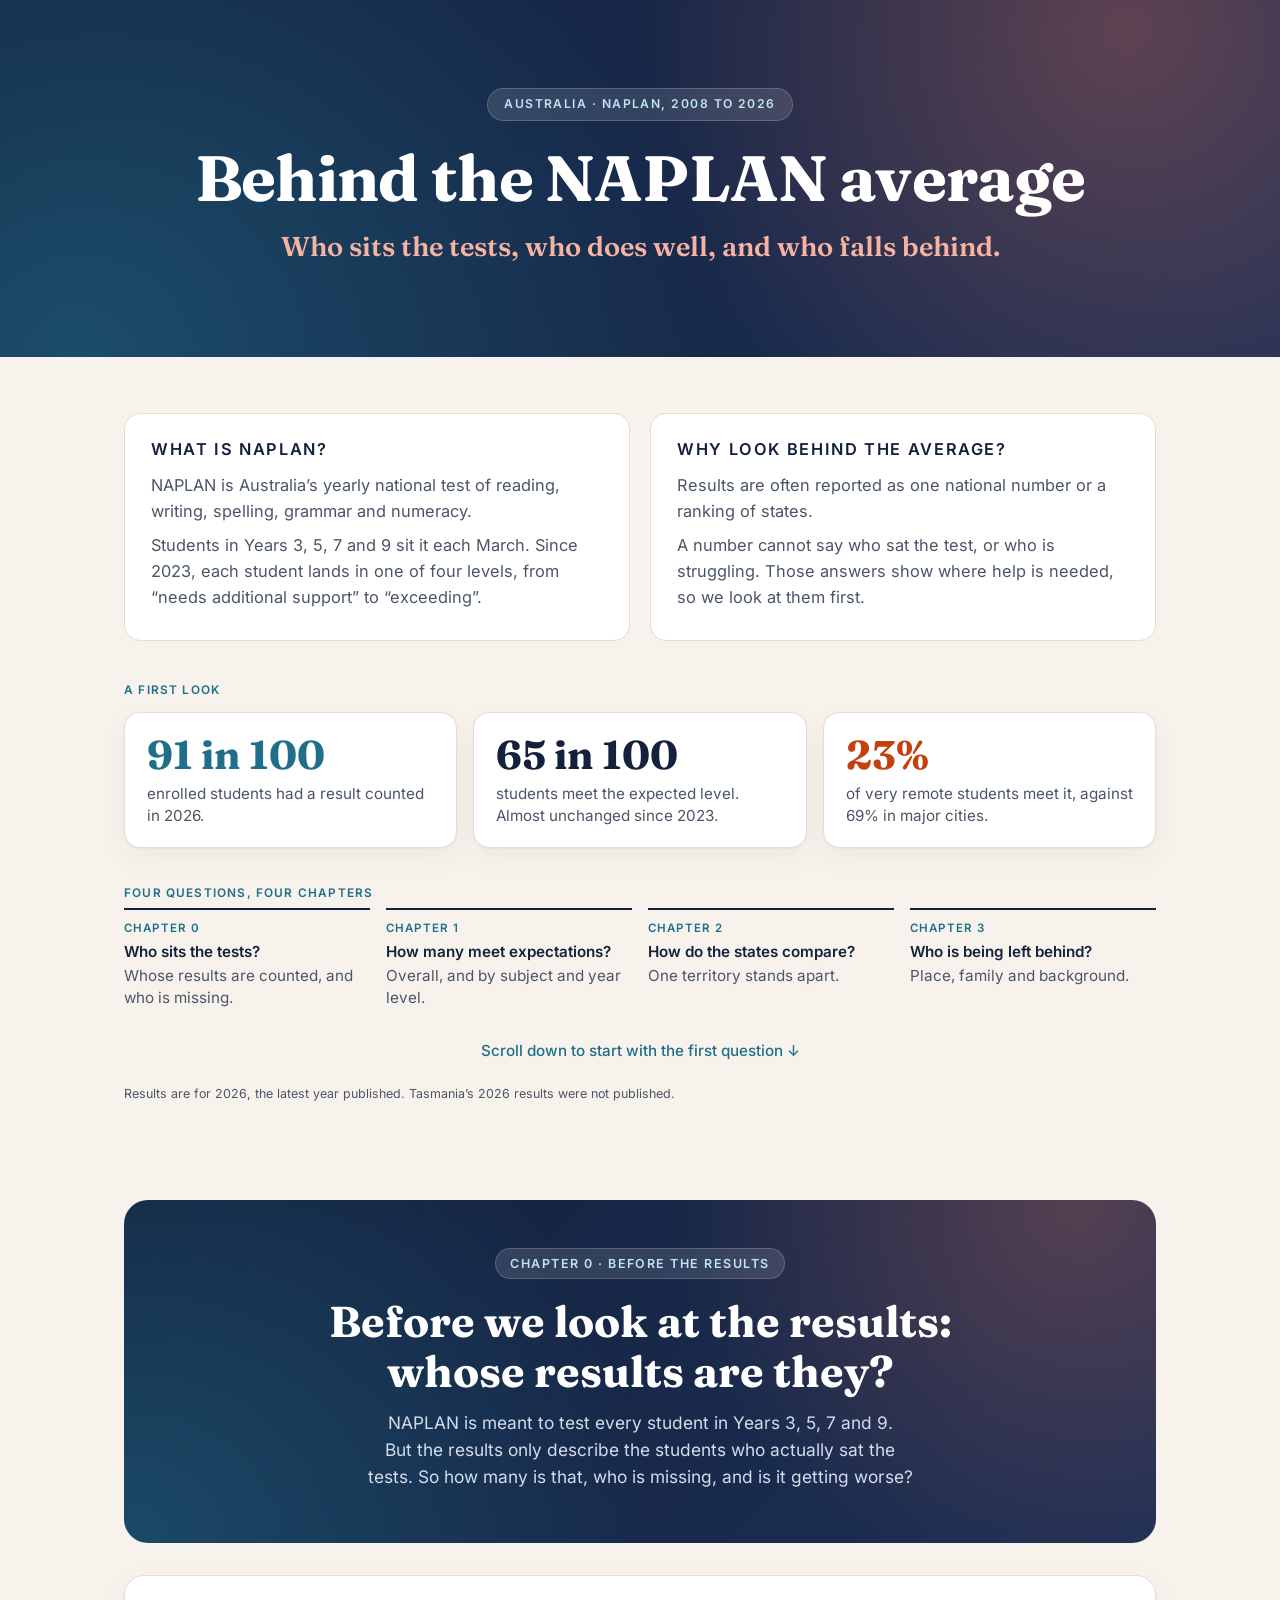
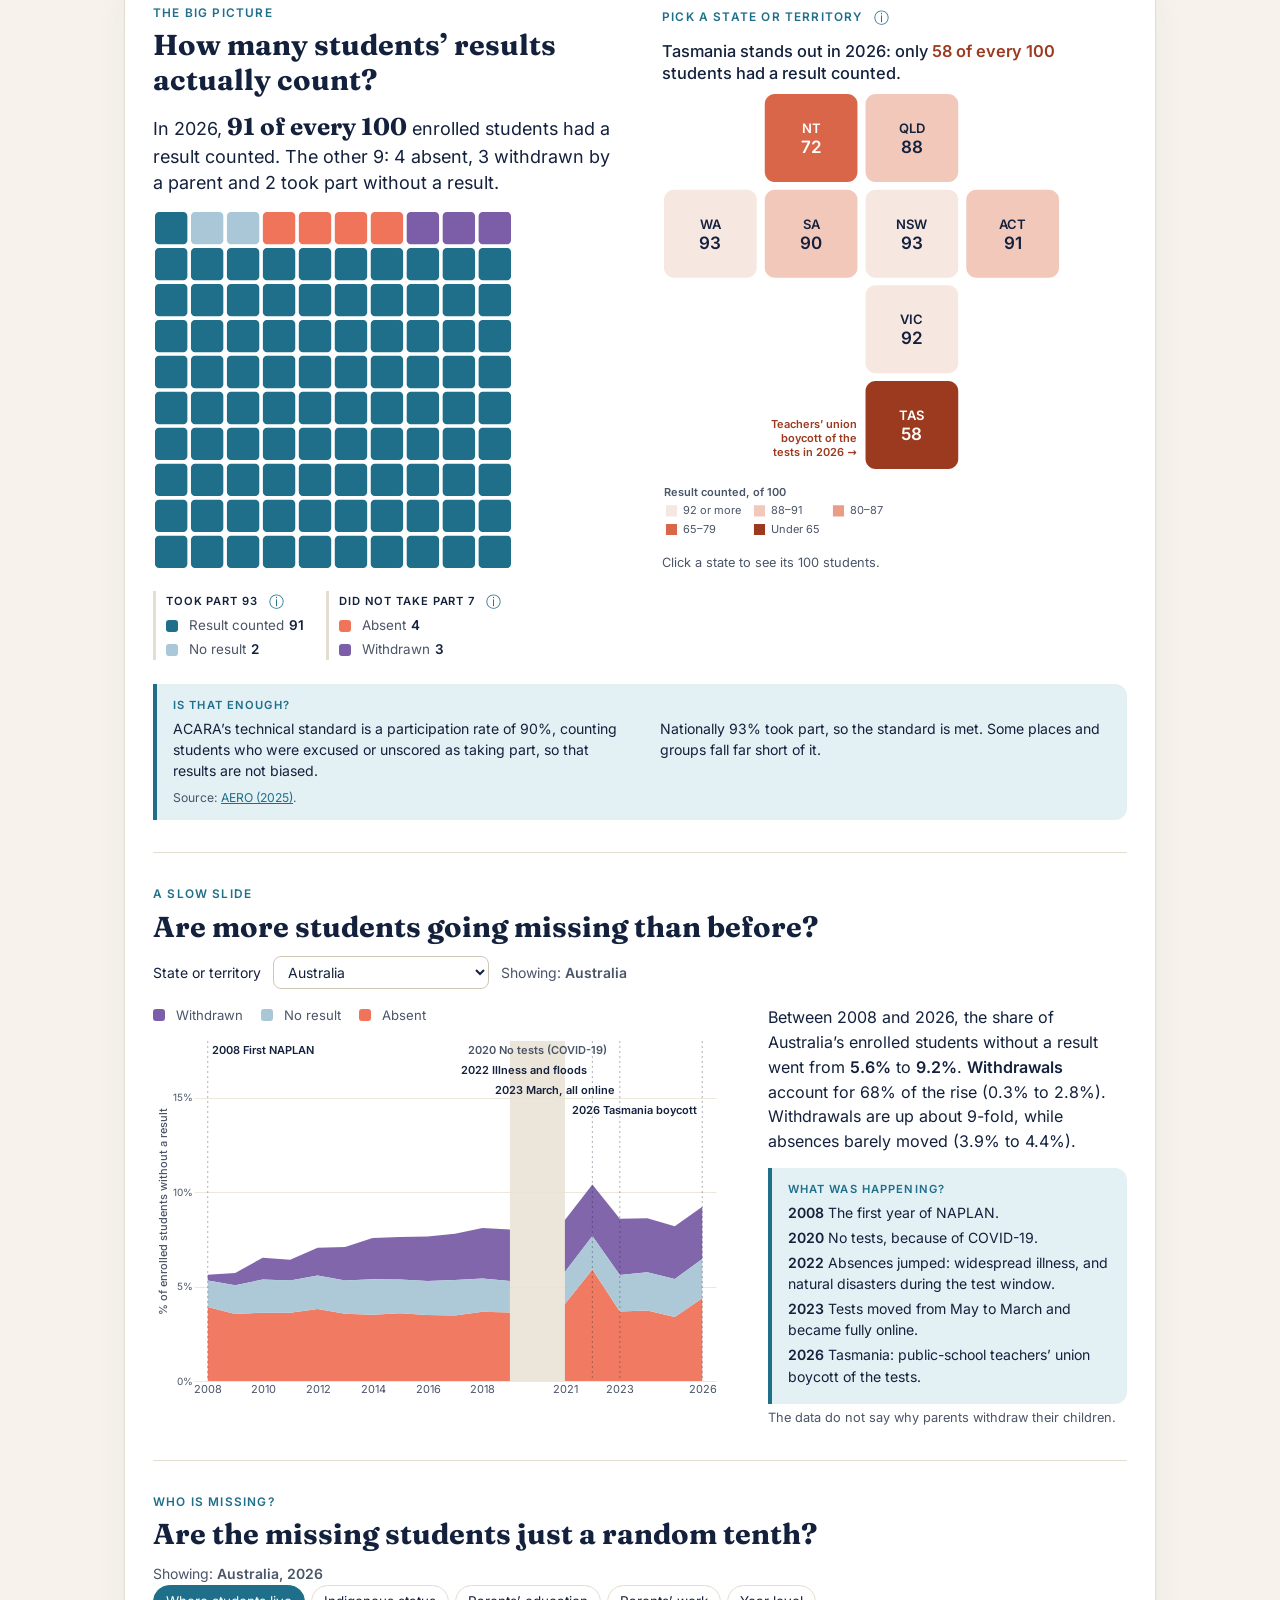
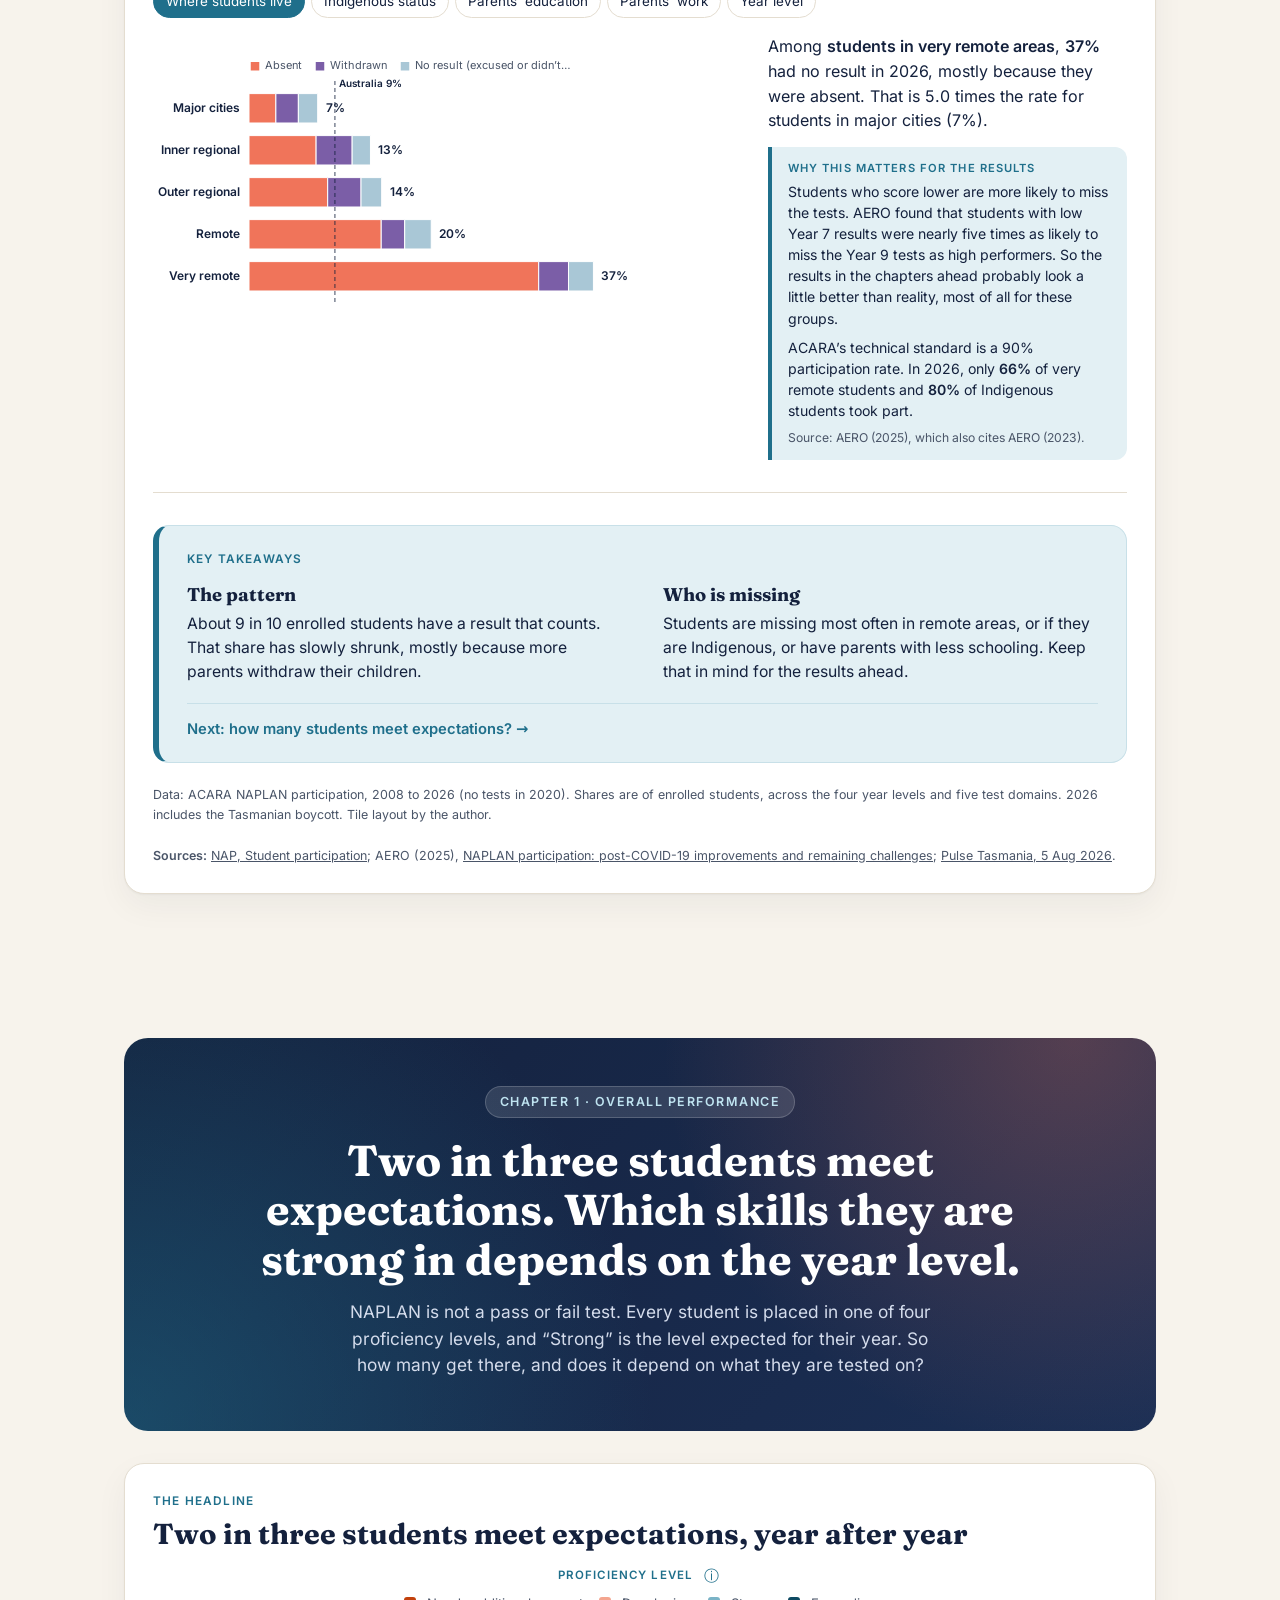
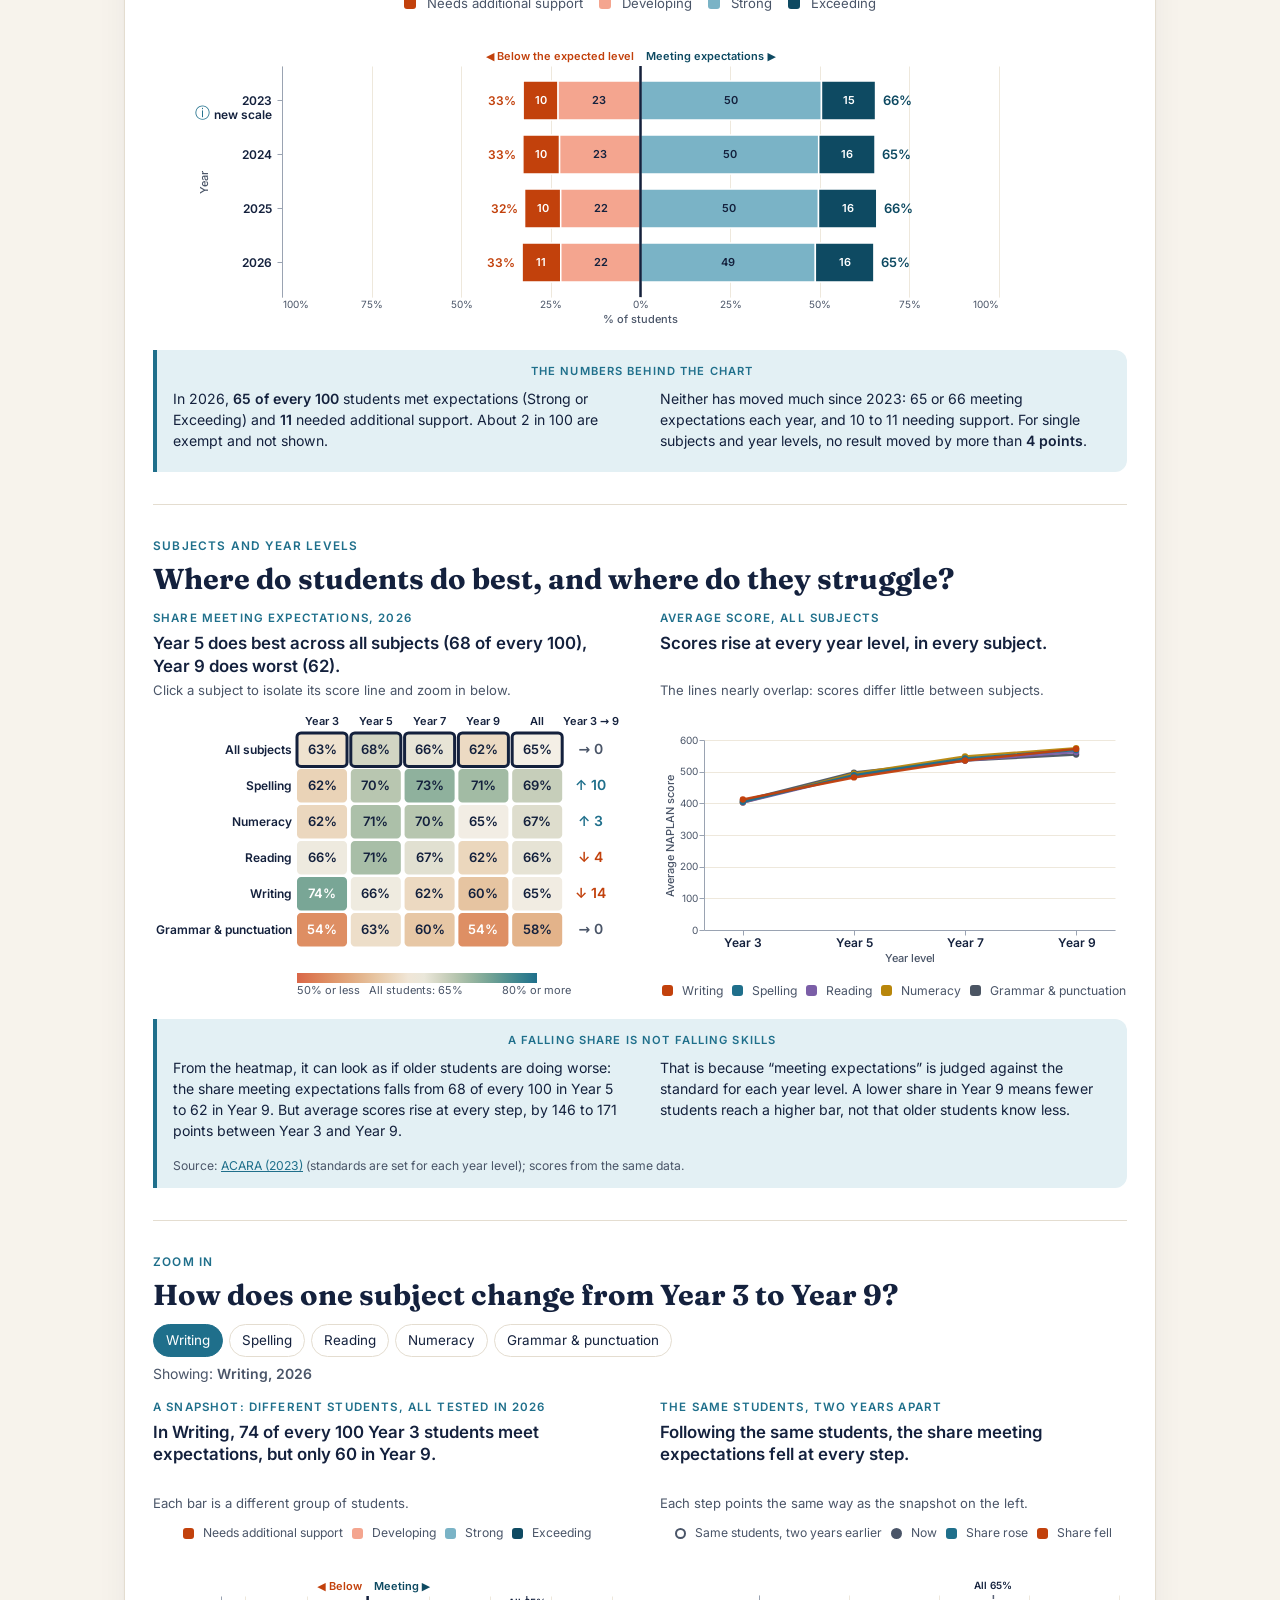
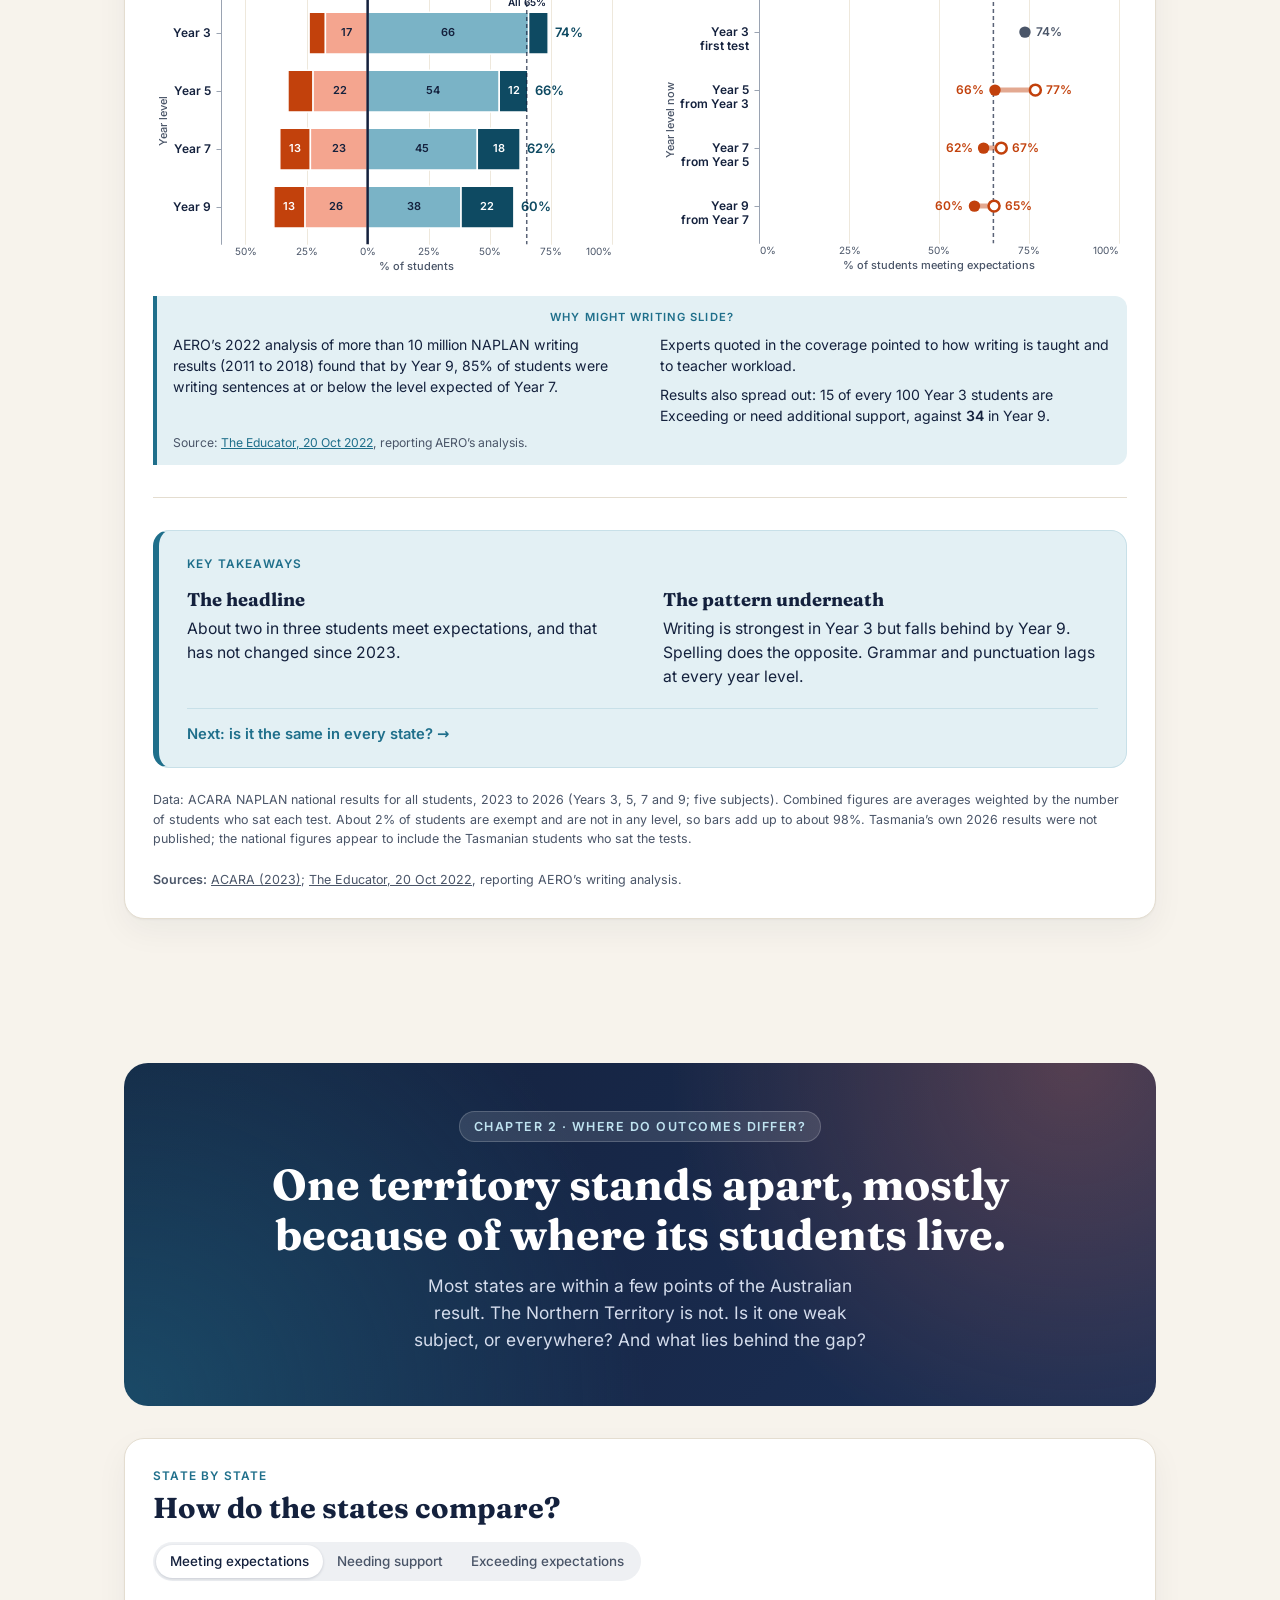
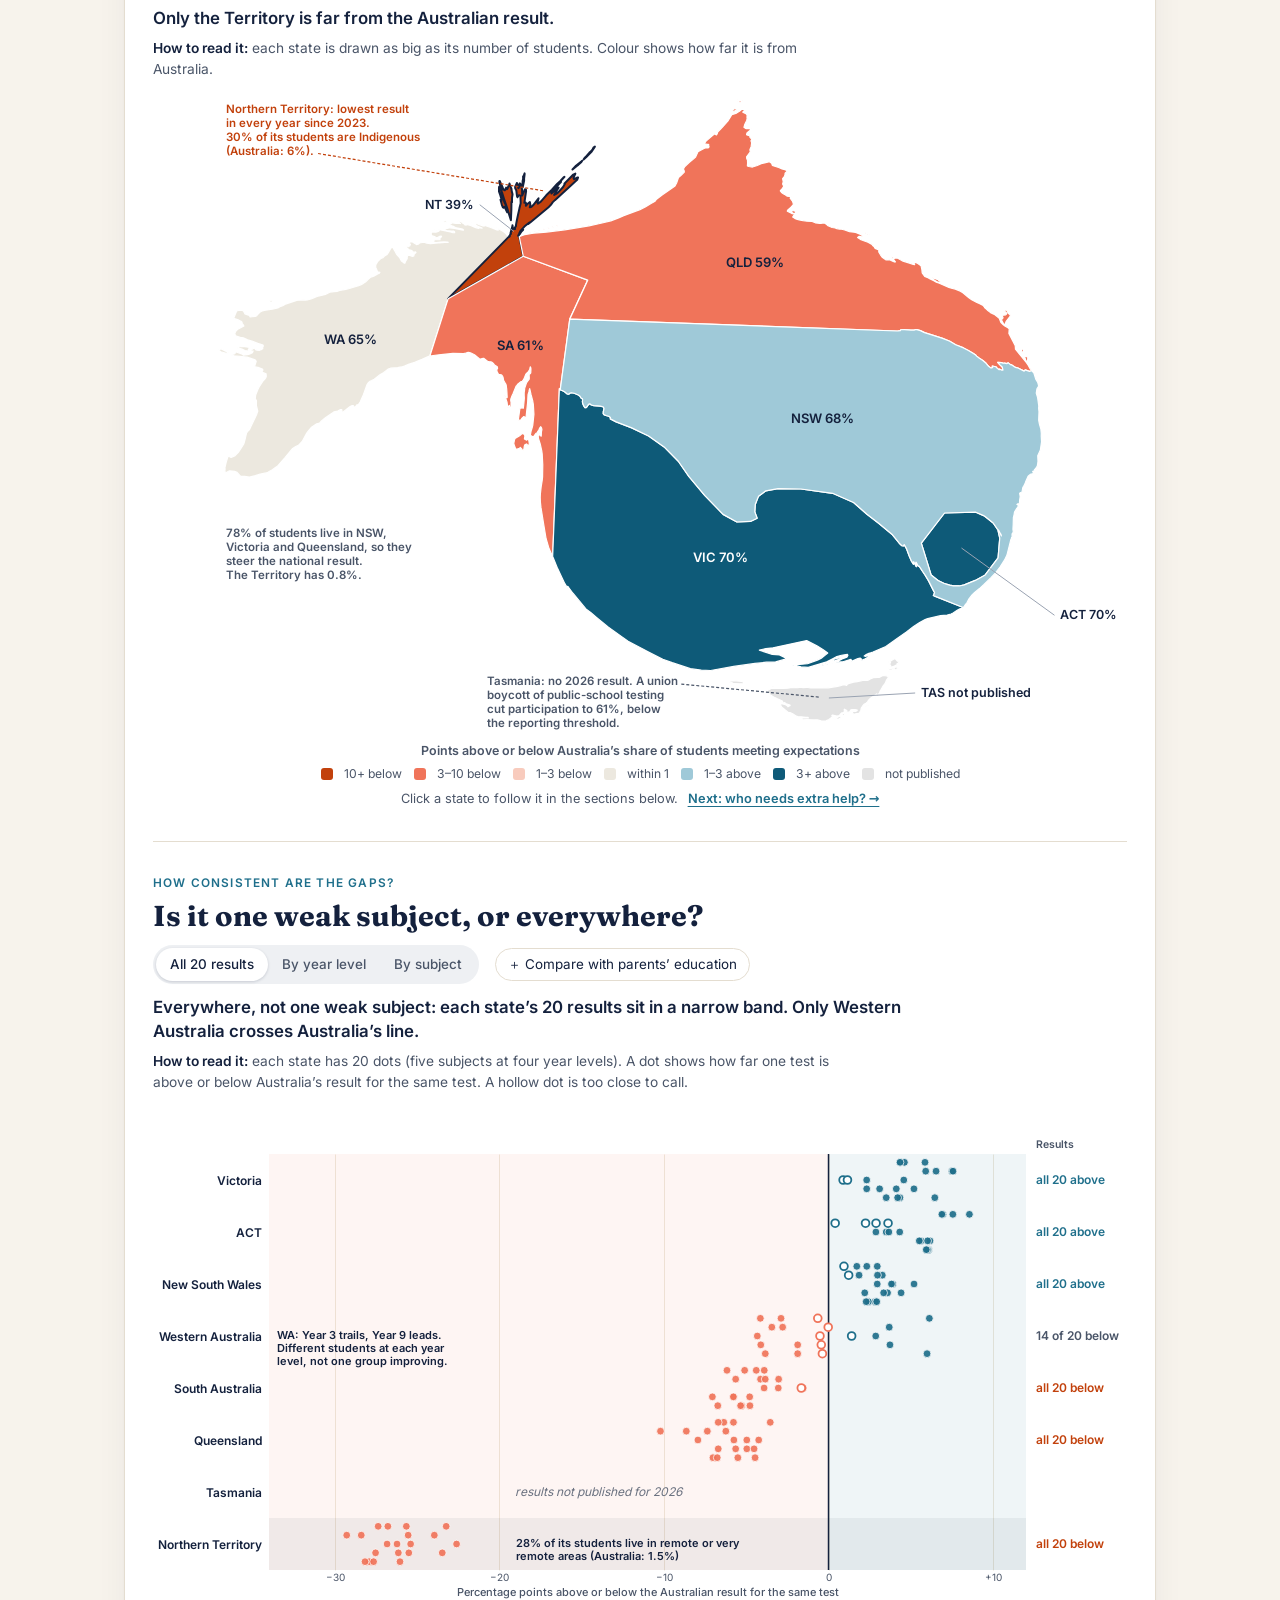
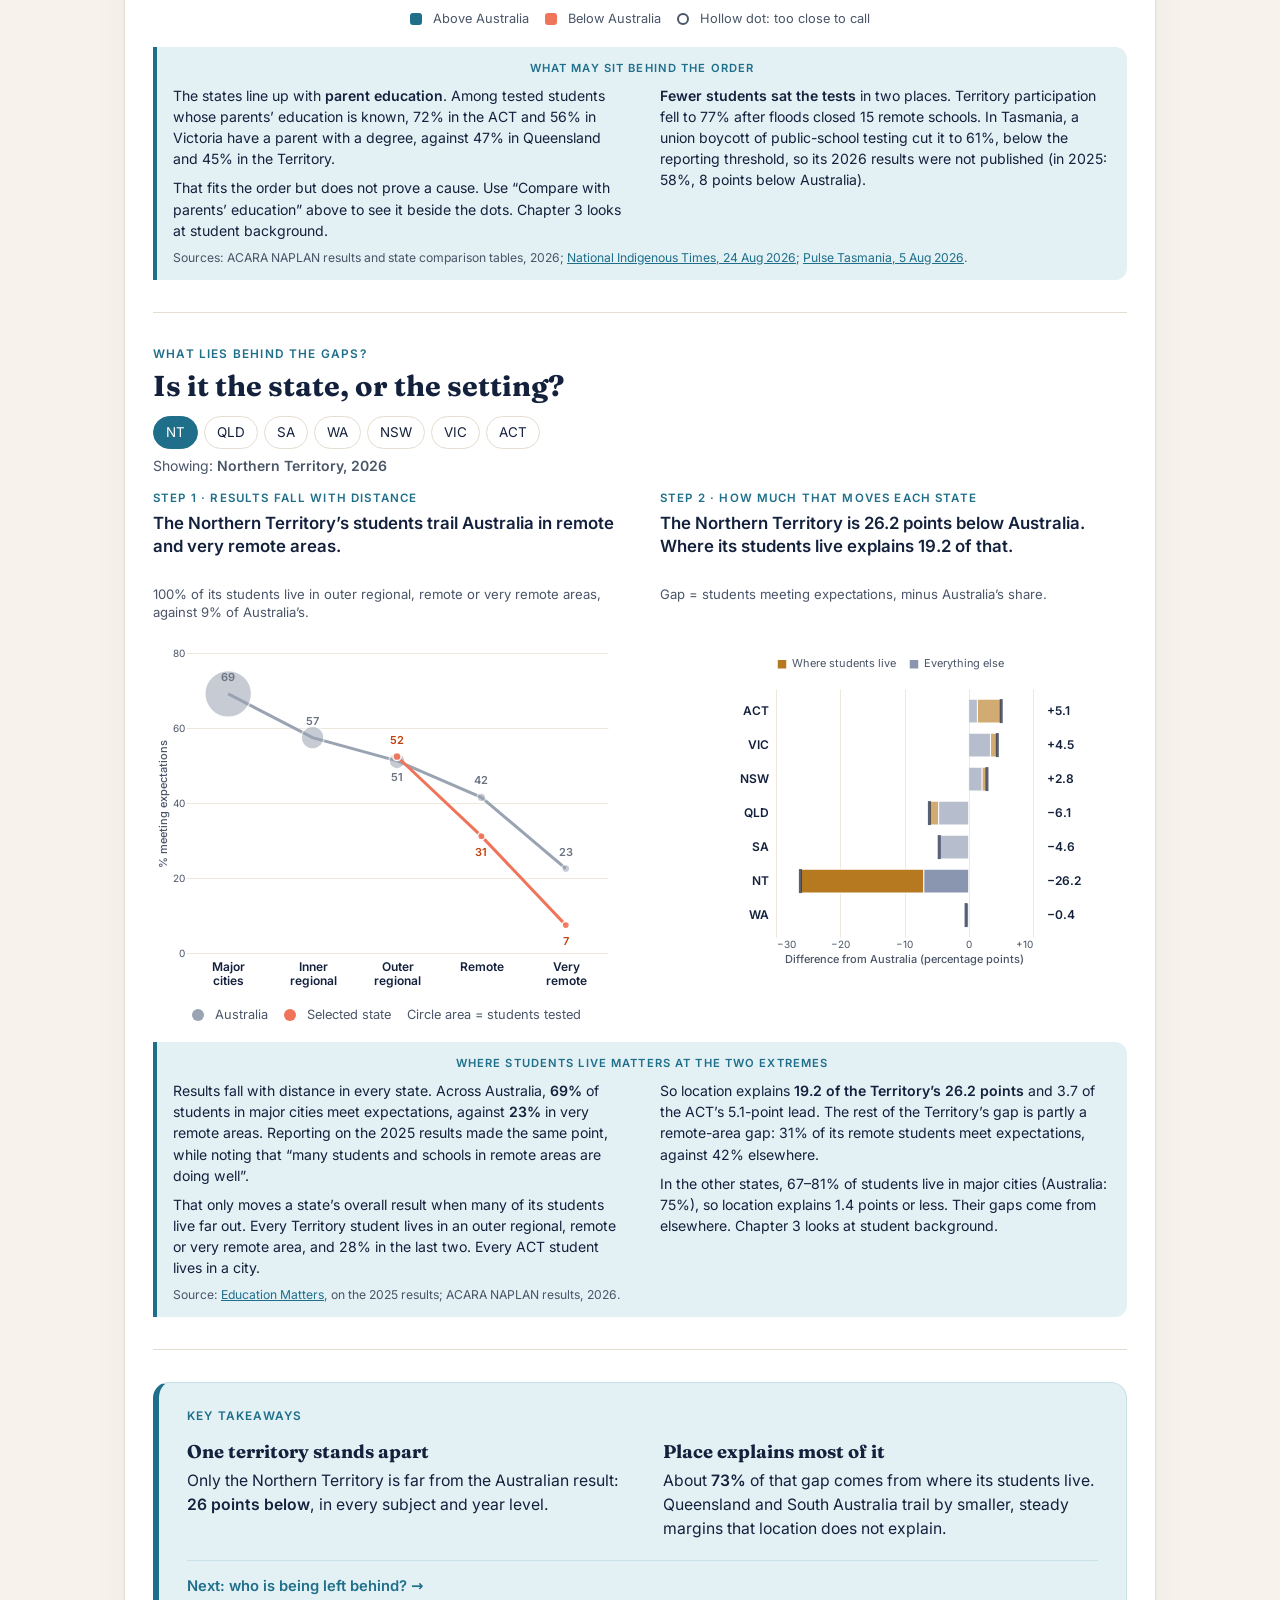
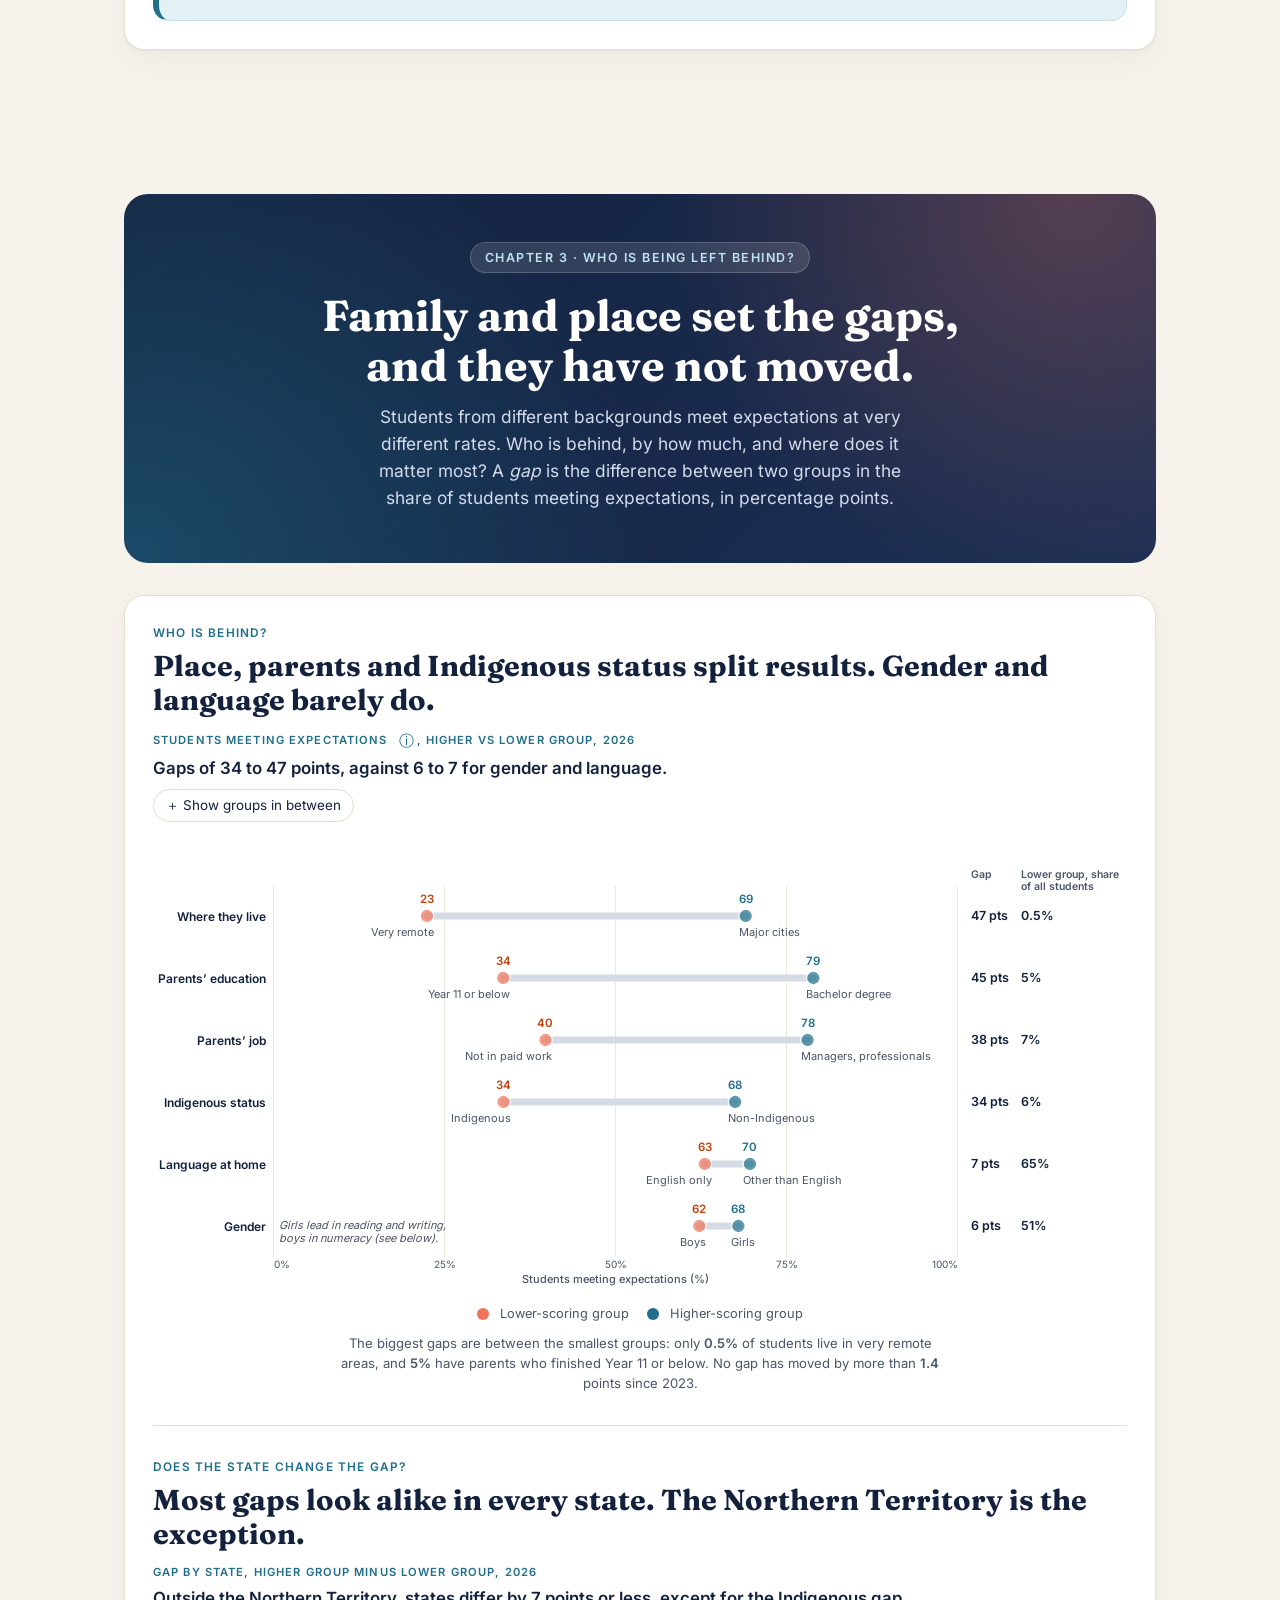
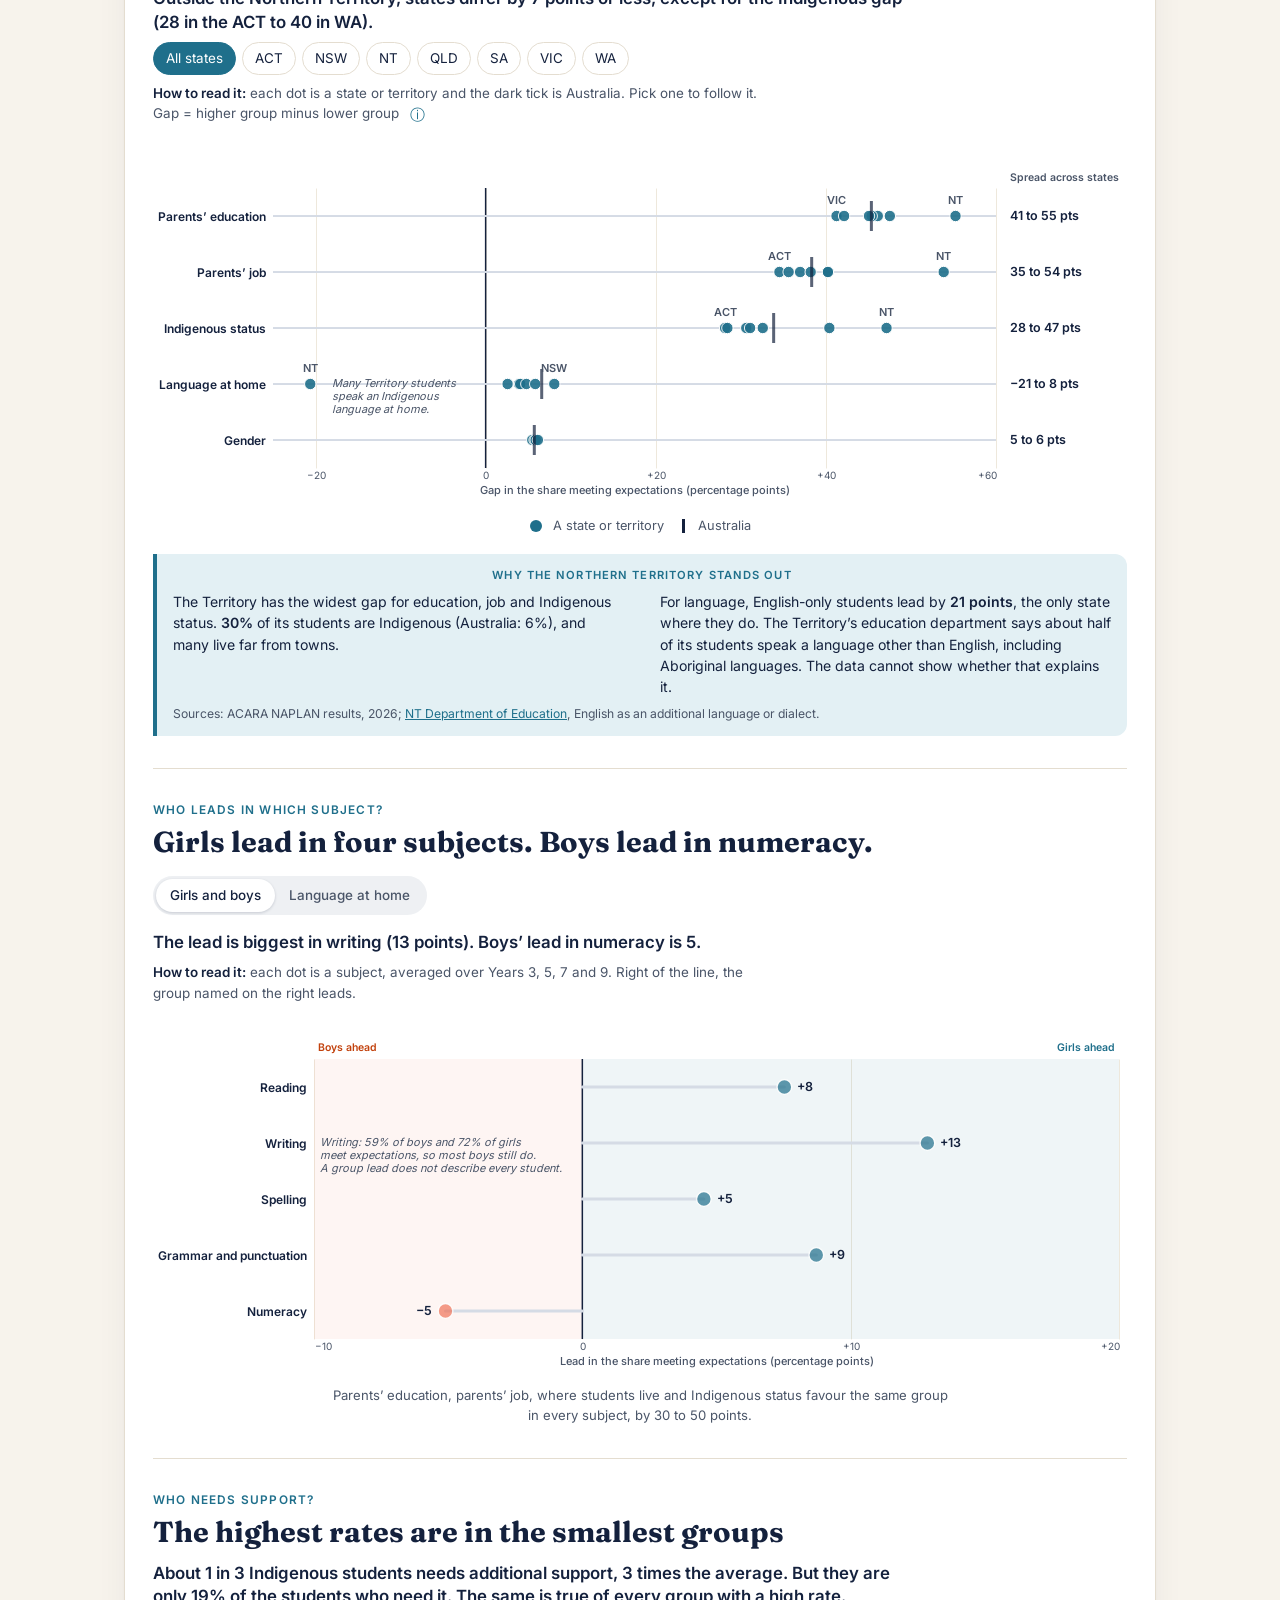
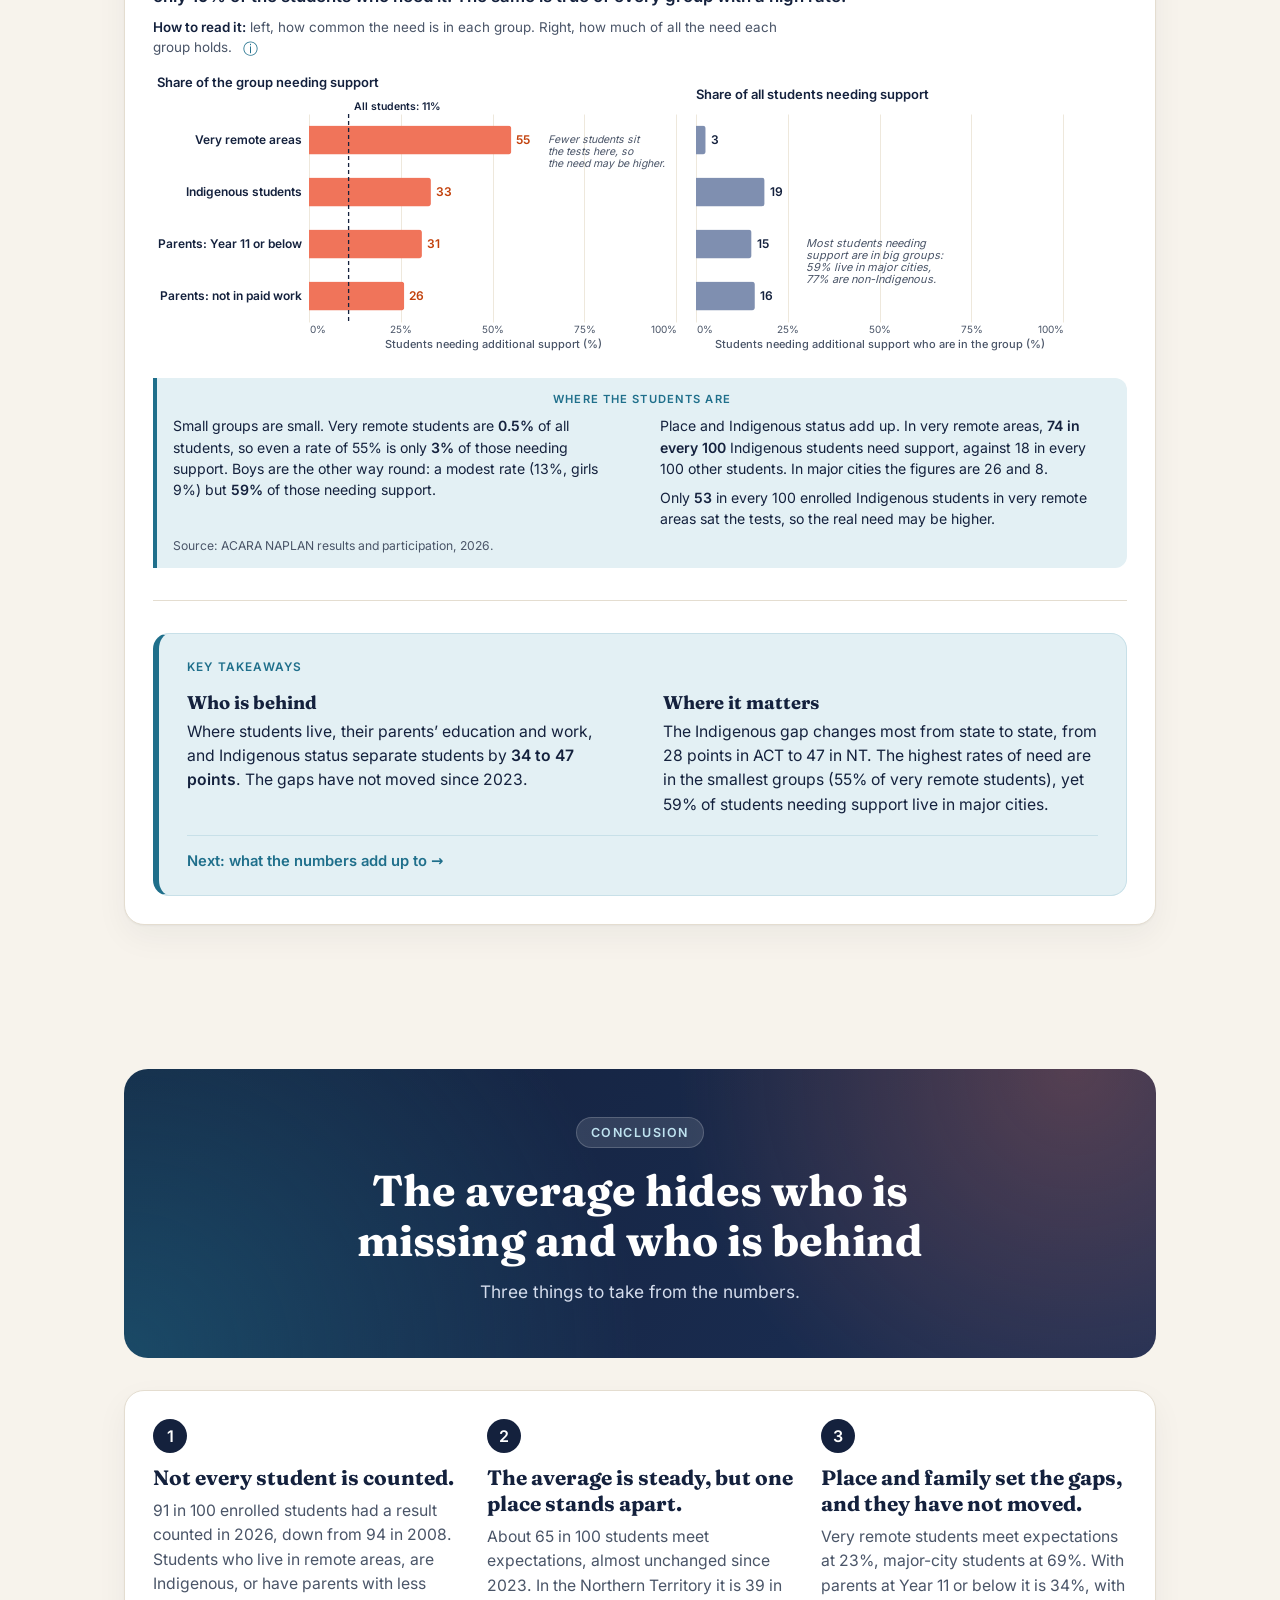
<file: index.html>
<!DOCTYPE html>
<html lang="en">
<head>
  <meta charset="UTF-8" />
  <meta name="viewport" content="width=device-width, initial-scale=1" />
  <title>Behind the NAPLAN average · Australia</title>
  <meta name="description" content="Who sits Australia's national tests, who does well, and who falls behind. A data story built from ACARA's NAPLAN results, 2008 to 2026." />
  <meta name="author" content="Lee Hui Yee" />

  <!-- Global styles, then one stylesheet per chapter -->
  <link rel="stylesheet" href="css/fonts.css" />
  <link rel="stylesheet" href="css/global.css" />
  <link rel="stylesheet" href="css/components.css" />
  <link rel="stylesheet" href="chapter-0/css/chapter-0.css" />
  <link rel="stylesheet" href="chapter-1/css/chapter-1.css" />
  <link rel="stylesheet" href="chapter-2/css/chapter-2.css" />
  <link rel="stylesheet" href="chapter-3/css/chapter-3.css" />
  <!-- <link rel="stylesheet" href="chapter-4/css/chapter4.css" /> -->
  <link rel="stylesheet" href="css/frame.css" />
</head>
<body>

  <!-- ============ TITLE BANNER ============ -->
  <header class="hero">
    <div class="hero-inner">
      <p class="pill">Australia · NAPLAN, 2008 to 2026</p>
      <h1>Behind the NAPLAN average</h1>
      <p class="subtitle">Who sits the tests, who does well, and who falls behind.</p>
    </div>
  </header>

  <!-- ============ INTRODUCTION ============ -->
  <section id="intro" class="chapter">
    <div class="intro-why">
      <div>
        <p class="eyebrow-sm">What is NAPLAN?</p>
        <p>NAPLAN is Australia’s yearly national test of reading, writing, spelling, grammar and numeracy.</p>
        <p>Students in Years 3, 5, 7 and 9 sit it each March. Since 2023, each student lands in one of four levels, from “needs additional support” to “exceeding”.</p>
      </div>
      <div>
        <p class="eyebrow-sm">Why look behind the average?</p>
        <p>Results are often reported as one national number or a ranking of states.</p>
        <p>A number cannot say who sat the test, or who is struggling. Those answers show where help is needed, so we look at them first.</p>
      </div>
    </div>

    <p class="eyebrow-sm intro-label">A first look</p>
    <div class="intro-stats" id="intro-stats">
      <div class="stat"><p class="stat-num" id="st1-n"></p><p class="stat-txt" id="st1-t"></p></div>
      <div class="stat"><p class="stat-num" id="st2-n"></p><p class="stat-txt" id="st2-t"></p></div>
      <div class="stat"><p class="stat-num" id="st3-n"></p><p class="stat-txt" id="st3-t"></p></div>
    </div>

    <div class="intro-path">
      <p class="eyebrow-sm">Four questions, four chapters</p>
      <ol>
        <li><strong>Who sits the tests?</strong> Whose results are counted, and who is missing.</li>
        <li><strong>How many meet expectations?</strong> Overall, and by subject and year level.</li>
        <li><strong>How do the states compare?</strong> One territory stands apart.</li>
        <li><strong>Who is being left behind?</strong> Place, family and background.</li>
      </ol>
    </div>
    <p class="intro-go">Scroll down to start with the first question ↓</p>
    <p class="footnote intro-note">Results are for 2026, the latest year published. Tasmania’s 2026 results were not published.</p>
  </section>

  <!-- ============ CHAPTER 0 · BEFORE THE RESULTS ============ -->
  <section id="chapter-0" class="chapter">
    <header class="chapter-head">
      <p class="eyebrow">Chapter 0 · Before the results</p>
      <h2>Before we look at the results: whose results are they?</h2>
      <p class="lede">
        NAPLAN is meant to test every student in Years 3, 5, 7 and 9. But the results only describe the students who actually sat the tests.
        So how many is that, who is missing, and is it getting worse?
      </p>
    </header>

    <div class="card" id="c0-card">

      <!-- Scene A: the big picture + pick a state -->
      <div class="scene">
        <div class="c0-grid">
          <div class="c0-left">
            <p class="eyebrow-sm">The big picture</p>
            <h3>How many students’ results actually count?</h3>
            <p class="c0-caption" id="c0-caption"></p>
            <div class="waffle-box"><div id="c0-waffle" role="img" aria-label="Waffle chart: what happened to 100 enrolled students"></div></div>
            <div class="hier" aria-label="Key to the waffle chart">
              <div class="hier-group">
                <span class="hier-title">Took part <b id="h-took"></b> <span class="tip"><button type="button" class="info" aria-expanded="false" aria-controls="tip-took" aria-label="What counts as taking part?">ⓘ</button><span class="tip-pop" role="tooltip" id="tip-took" hidden><b>Took part</b> includes students who got a result counted, plus students who sat the test but have no result: excused (for a significant disability, or newly arrived with limited English) or did not attempt enough to be scored. ACARA counts these students as taking part.</span></span></span>
                <span class="lg"><i class="lg-sq" style="background:#1f6f8b"></i>Result counted <b id="h-assessed"></b></span>
                <span class="lg"><i class="lg-sq" style="background:#a9c7d6"></i>No result <b id="h-nores"></b></span>
              </div>
              <div class="hier-group">
                <span class="hier-title">Did not take part <b id="h-missed"></b> <span class="tip"><button type="button" class="info" aria-expanded="false" aria-controls="tip-missed" aria-label="What does did not take part mean?">ⓘ</button><span class="tip-pop" role="tooltip" id="tip-missed" hidden><b>Absent:</b> not at school for the test. <b>Withdrawn:</b> a parent or carer pulled the student out, for example for religious beliefs or objections to testing.</span></span></span>
                <span class="lg"><i class="lg-sq" style="background:#f0745a"></i>Absent <b id="h-absent"></b></span>
                <span class="lg"><i class="lg-sq" style="background:#7b5ea7"></i>Withdrawn <b id="h-withdrawn"></b></span>
              </div>
            </div>
          </div>

          <div class="c0-right">
            <div class="pick-head">
              <p class="eyebrow-sm">Pick a state or territory <span class="tip"><button type="button" class="info" aria-expanded="false" aria-controls="tip-tiles" aria-label="How to read the tile map">ⓘ</button><span class="tip-pop" role="tooltip" id="tip-tiles" hidden>Each tile is one state or territory, drawn the same size and placed roughly where it sits on the map, so small places are as easy to pick as big ones. The number is how many of every 100 enrolled students had a result counted. Darker = fewer.</span></span></p>
              <button id="c0-reset" class="clear-btn" type="button" hidden>✕ Back to Australia</button>
            </div>
            <p class="map-title" id="c0-tile-title"></p>
            <div class="tile-box"><div id="c0-tiles" role="img" aria-label="Tile map: share of students without a result in each state and territory"></div></div>
            <p class="map-note tile-note">Click a state to see its 100 students.</p>
          </div>
        </div>
        <div class="context wide-note" id="c0-state-note"></div>
      </div>

      <!-- Scene B: over time -->
      <div class="section-divider"></div>
      <div class="scene">
        <div class="scene-head">
          <p class="eyebrow-sm">A slow slide</p>
          <h3>Are more students going missing than before?</h3>
          <div class="state-pick">
            <label for="c0-state-select">State or territory</label>
            <select id="c0-state-select"></select>
            <span class="showing" aria-live="polite">Showing: <strong id="c0-showing">Australia</strong></span>
          </div>
        </div>
        <div class="c0-grid c0-grid-wide">
          <div>
            <div class="div-legend">
              <span class="lg"><i class="lg-sq" style="background:#7b5ea7"></i>Withdrawn</span>
              <span class="lg"><i class="lg-sq" style="background:#a9c7d6"></i>No result</span>
              <span class="lg"><i class="lg-sq" style="background:#f0745a"></i>Absent</span>
              <span class="lg" id="c0-dash-key" hidden><i class="lg-dash"></i>Australia</span>
            </div>
            <div class="chart-wrap"><div id="c0-trend" role="img" aria-label="Stacked area chart of the share of students without a result, by reason, 2008 to 2026"></div></div>
          </div>
          <div>
            <p class="map-insight" id="c0-trend-insight"></p>
            <div class="context"><span class="ctx-label">What was happening?</span>
              <ul class="events">
                <li><b>2008</b> The first year of NAPLAN.</li>
                <li><b>2020</b> No tests, because of COVID-19.</li>
                <li><b>2022</b> Absences jumped: widespread illness, and natural disasters during the test window.</li>
                <li><b>2023</b> Tests moved from May to March and became fully online.</li>
                <li><b>2026</b> Tasmania: public-school teachers’ union boycott of the tests.</li>
              </ul></div>
            <p class="map-note">The data do not say why parents withdraw their children.</p>
          </div>
        </div>
      </div>

      <!-- Scene C: who is missing -->
      <div class="section-divider"></div>
      <div class="scene">
        <div class="scene-head">
          <p class="eyebrow-sm">Who is missing?</p>
          <h3>Are the missing students just a random tenth?</h3>
          <p class="showing">Showing: <strong>Australia, 2026</strong></p>
          <div class="chips" id="c0-attr-chips" role="group" aria-label="Choose how to group students"></div>
        </div>
        <div class="c0-grid c0-grid-wide">
          <div class="chart-wrap"><div id="c0-groups" role="img" aria-label="Bars of the share of students without a result, by group"></div></div>
          <div>
            <p class="map-insight" id="c0-groups-insight"></p>
            <div class="context"><span class="ctx-label">Why this matters for the results</span>
              <p>Students who score lower are more likely to miss the tests. AERO found that students with low Year 7 results were nearly five times as likely to miss the Year 9 tests as high performers. So the results in the chapters ahead probably look a little better than reality, most of all for these groups.</p>
              <p id="c0-std"></p>
              <span class="ctx-source">Source: AERO (2025), which also cites AERO (2023).</span></div>
          </div>
        </div>
      </div>

      <div class="section-divider"></div>
      <div class="short">
        <p class="eyebrow-sm">Key takeaways</p>
        <div class="short-cols">
          <div><h4>The pattern</h4><p>About 9 in 10 enrolled students have a result that counts. That share has slowly shrunk, mostly because more parents withdraw their children.</p></div>
          <div><h4>Who is missing</h4><p>Students are missing most often in remote areas, or if they are Indigenous, or have parents with less schooling. Keep that in mind for the results ahead.</p></div>
        </div>
        <p class="short-next">Next: how many students meet expectations? →</p>
      </div>
      <p class="footnote">Data: ACARA NAPLAN participation, 2008 to 2026 (no tests in 2020). Shares are of enrolled students, across the four year levels and five test domains. 2026 includes the Tasmanian boycott. Tile layout by the author.</p>
      <p class="footnote sources"><b>Sources:</b> <a href="https://nap.edu.au/naplan/for-schools/student-participation">NAP, Student participation</a>; AERO (2025), <a href="https://www.edresearch.edu.au/research/analytical-insights-papers/naplan-participation-post-covid-19-improvements-and-remaining-challenges">NAPLAN participation: post-COVID-19 improvements and remaining challenges</a>; <a href="https://pulsetasmania.com.au/news/tasmania-has-no-naplan-results-after-unions-test-boycott/">Pulse Tasmania, 5 Aug 2026</a>.</p>
    </div>

    <!-- <p class="hint"><strong>Try this:</strong> click Tasmania, then the Northern Territory, then Queensland. Each loses students for a different reason.</p> -->
  </section>

  <!-- ============ CHAPTER 1 · OVERALL PERFORMANCE ============ -->
  <section id="chapter-1" class="chapter">
    <header class="chapter-head">
      <p class="eyebrow">Chapter 1 · Overall performance</p>
      <h2>Two in three students meet expectations. Which skills they are strong in depends on the year level.</h2>
      <p class="lede">
        NAPLAN is not a pass or fail test. Every student is placed in one of four proficiency levels, and “Strong” is the level expected for their year.
        So how many get there, and does it depend on what they are tested on?
      </p>
    </header>

    <div class="card" id="c1-card">

      <!-- Scene A: the headline -->
      <div class="scene">
        <div class="scene-head">
          <p class="eyebrow-sm">The headline</p>
          <h3>Two in three students meet expectations, year after year</h3>
        </div>
        <div class="c1-legend-block" role="group" aria-label="Proficiency levels">
          <p class="c1-legend-title">Proficiency level <span class="tip"><button type="button" class="info" aria-expanded="false" aria-controls="tip-levels" aria-label="What do the four levels mean?">ⓘ</button><span class="tip-pop" role="tooltip" id="tip-levels" hidden><b>Needs additional support:</b> at risk of not making enough progress without extra help. <b>Developing:</b> working towards the expected level. <b>Strong:</b> meeting the expected level for the year. <b>Exceeding:</b> above the expected level.</span></span></p>
          <div class="div-legend c1-legend"><span class="lg"><i class="lg-sq" style="background:#c2410c"></i>Needs additional support</span><span class="lg"><i class="lg-sq" style="background:#f4a58f"></i>Developing</span><span class="lg"><i class="lg-sq" style="background:#7ab3c6"></i>Strong</span><span class="lg"><i class="lg-sq" style="background:#0e4a62"></i>Exceeding</span></div>
        </div>
        <div class="chart-wrap c1-rel"><div id="c1-hero" role="img" aria-label="Diverging bar chart of the four proficiency levels for all students, 2023 to 2026"></div>
          <span class="tip c1-newscale" id="c1-newscale"><button type="button" class="info" aria-expanded="false" aria-controls="tip-2023" aria-label="Why does the chart start in 2023?">ⓘ</button><span class="tip-pop" role="tooltip" id="tip-2023" hidden><b>Why 2023?</b> NAPLAN introduced the four proficiency levels in 2023, with standards set by panels of expert teachers. Results from 2023 on are not directly comparable with 2008 to 2022, because the scale was reset. <a href="https://www.acara.edu.au/docs/default-source/media-releases/naplan-proficiency-standards-media-release-2023-02-10.pdf">ACARA (2023)</a></span></span></div>
        <div class="context wide-note" id="c1-numbers"></div>
      </div>

      <!-- Scene B: subjects x year levels -->
      <div class="section-divider"></div>
      <div class="scene">
        <div class="scene-head">
          <p class="eyebrow-sm">Subjects and year levels</p>
          <h3>Where do students do best, and where do they struggle?</h3>
        </div>
        <div class="c1-panels">
          <div class="c1-panel">
            <p class="c1-panel-title">Share meeting expectations, <span id="c1-year-b">2026</span></p>
            <p class="c1-panel-takeaway" id="c1-heat-title"></p>
            <p class="c1-panel-hint">Click a subject to isolate its score line and zoom in below.</p>
            <div class="chart-wrap"><div id="c1-heat" role="img" aria-label="Heatmap of the share of students meeting expectations for each subject and year level"></div></div>
          </div>
          <div class="c1-panel">
            <p class="c1-panel-title">Average score, <span id="c1-scores-label">all subjects</span></p>
            <p class="c1-panel-takeaway" id="c1-scores-title"></p>
            <p class="c1-panel-hint" id="c1-scores-hint"></p>
            <div class="chart-wrap"><div id="c1-scores" role="img" aria-label="Line chart of the average score at Years 3, 5, 7 and 9, one line per subject"></div></div>
            <div class="div-legend c1-legend c1-legend-bottom" id="c1-scores-legend" aria-label="Subjects"><span class="lg"><i class="lg-sq" style="background:#c2410c"></i>Writing</span><span class="lg"><i class="lg-sq" style="background:#1f6f8b"></i>Spelling</span><span class="lg"><i class="lg-sq" style="background:#7b5ea7"></i>Reading</span><span class="lg"><i class="lg-sq" style="background:#b8860b"></i>Numeracy</span><span class="lg"><i class="lg-sq" style="background:#4b5563"></i>Grammar &amp; punctuation</span></div>
          </div>
        </div>
        <div class="context wide-note" id="c1-scale-note"></div>
      </div>

      <!-- Scene C: zoom -->
      <div class="section-divider"></div>
      <div class="scene">
        <div class="scene-head">
          <p class="eyebrow-sm">Zoom in</p>
          <h3>How does one subject change from Year 3 to Year 9?</h3>
          <div class="chips" id="c1-chips" role="group" aria-label="Choose a subject"></div>
          <p class="showing">Showing: <strong id="c1-showing"></strong></p>
        </div>
        <div class="c1-panels c1-panels-zoom">
          <div>
            <p class="c1-panel-title">A snapshot: different students, all tested in <span id="c1-year-a">2026</span></p>
            <p class="c1-panel-takeaway" id="c1-zoom-insight"></p>
            <p class="c1-panel-hint">Each bar is a different group of students.</p>
            <div class="div-legend c1-legend c1-legend-bottom c1-legend-top" aria-label="Proficiency levels"><span class="lg"><i class="lg-sq" style="background:#c2410c"></i>Needs additional support</span><span class="lg"><i class="lg-sq" style="background:#f4a58f"></i>Developing</span><span class="lg"><i class="lg-sq" style="background:#7ab3c6"></i>Strong</span><span class="lg"><i class="lg-sq" style="background:#0e4a62"></i>Exceeding</span></div>
            <div class="chart-wrap"><div id="c1-zoom" role="img" aria-label="Diverging bar chart of the four proficiency levels for the chosen subject at Years 3, 5, 7 and 9"></div></div>
          </div>
          <div>
            <p class="c1-panel-title">The same students, two years apart</p>
            <p class="c1-panel-takeaway" id="c1-cohort-title"></p>
            <p class="c1-panel-hint" id="c1-cohort-hint"></p>
            <div class="div-legend c1-legend c1-legend-bottom c1-legend-top" aria-label="How to read the dots"><span class="lg"><i class="lg-dot lg-hollow"></i>Same students, two years earlier</span><span class="lg"><i class="lg-dot"></i>Now</span><span class="lg"><i class="lg-sq" style="background:#1f6f8b"></i>Share rose</span><span class="lg"><i class="lg-sq" style="background:#c2410c"></i>Share fell</span></div>
            <div class="chart-wrap"><div id="c1-cohort" role="img" aria-label="Dumbbell chart: share meeting expectations for the same students two years earlier and now, at Years 5, 7 and 9"></div></div>
          </div>
        </div>
        <div class="context wide-note" id="c1-zoom-note"></div>
      </div>

      <div class="section-divider"></div>
      <div class="short">
        <p class="eyebrow-sm">Key takeaways</p>
        <div class="short-cols">
          <div><h4>The headline</h4><p>About two in three students meet expectations, and that has not changed since 2023.</p></div>
          <div><h4>The pattern underneath</h4><p>Writing is strongest in Year 3 but falls behind by Year 9. Spelling does the opposite. Grammar and punctuation lags at every year level.</p></div>
        </div>
        <p class="short-next">Next: is it the same in every state? →</p>
      </div>
      <p class="footnote">Data: ACARA NAPLAN national results for all students, 2023 to 2026 (Years 3, 5, 7 and 9; five subjects). Combined figures are averages weighted by the number of students who sat each test. About 2% of students are exempt and are not in any level, so bars add up to about 98%. Tasmania’s own 2026 results were not published; the national figures appear to include the Tasmanian students who sat the tests.</p>
      <p class="footnote sources"><b>Sources:</b> <a href="https://www.acara.edu.au/docs/default-source/media-releases/naplan-proficiency-standards-media-release-2023-02-10.pdf">ACARA (2023)</a>; <a href="https://www.theeducatoronline.com/k12/news/tackling-the-writing-slump-in-australias-schools/281237">The Educator, 20 Oct 2022</a>, reporting AERO’s writing analysis.</p>
    </div>

    <!-- <p class="hint"><strong>Try this:</strong> click Spelling, then Writing, in the zoom chart. The blue side grows with age for one and shrinks for the other.</p> -->
  </section>

  <!-- ============ CHAPTER 2 · GEOGRAPHIC DIFFERENCES ============ -->
  <section id="chapter-2" class="chapter">
    <header class="chapter-head">
      <p class="eyebrow">Chapter 2 · Where do outcomes differ?</p>
      <h2>One territory stands apart, mostly because of where its students live.</h2>
      <p class="lede">
        Most states are within a few points of the Australian result. The Northern Territory is not.
        Is it one weak subject, or everywhere? And what lies behind the gap?
      </p>
    </header>

    <div class="card" id="c2-card">

      <!-- Scene 1: three maps of the same states, switched by a tab. All stay in the page; hidden ones keep their size. -->
      <div class="scene">
        <div class="scene-head">
          <p class="eyebrow-sm">State by state</p>
          <h3>How do the states compare?</h3>
          <div class="seg" id="c2-maptab" role="group" aria-label="Choose what the map shows">
            <button type="button" data-tab="meet" class="active" aria-pressed="true">Meeting expectations</button>
            <button type="button" data-tab="need" aria-pressed="false">Needing support</button>
            <button type="button" data-tab="top" aria-pressed="false">Exceeding expectations</button>
          </div>
        </div>
        <div class="c2-maptabs">
          <div class="c2-mp on" id="c2-panel-meet">
        <div class="scene-head">
          <p class="scene-lede">Only the Territory is far from the Australian result.</p>
          <p class="c2-guide"><strong>How to read it:</strong> each state is drawn as big as its number of students. Colour shows how far it is from Australia.</p>
        </div>
        <div class="map2-box"><div id="c2-carto" role="img" aria-label="Map of Australia with each state drawn as big as its number of students, coloured by how far its share of students meeting expectations is from the Australian result"></div></div>
        <p class="c2-legend-title">Points above or below Australia’s share of students meeting expectations</p>
        <div class="c2-legend c2-map-legend" aria-label="Map colours"><span class="lg"><i class="lg-sq" style="background:#c2410c"></i>10+ below</span><span class="lg"><i class="lg-sq" style="background:#f0745a"></i>3–10 below</span><span class="lg"><i class="lg-sq" style="background:#f8cbbd"></i>1–3 below</span><span class="lg"><i class="lg-sq" style="background:#ece8df"></i>within 1</span><span class="lg"><i class="lg-sq" style="background:#9fc9d8"></i>1–3 above</span><span class="lg"><i class="lg-sq" style="background:#0e5a78"></i>3+ above</span><span class="lg"><i class="lg-sq" style="background:#e3e3e3"></i>not published</span></div>
        <p class="c2-click-hint">Click a state to follow it in the sections below. <button type="button" class="c2-switch" data-tab="need">Next: who needs extra help? →</button></p>
      </div>
          <div class="c2-mp" id="c2-panel-need" aria-hidden="true">
        <div class="scene-head">
          <p class="scene-lede">The Territory has over three times Australia’s share needing support.</p>
          <p class="c2-guide"><strong>How to read it:</strong> colour shows how far each state’s share is from Australia’s. <span class="tip"><button type="button" class="info" aria-expanded="false" aria-controls="tip-need2" aria-label="What does needing additional support mean?">ⓘ</button><span class="tip-pop" role="tooltip" id="tip-need2" hidden><b>Needs additional support</b> is the lowest of NAPLAN’s four levels (below Developing, Strong and Exceeding): students at risk of not making enough progress without extra help. Figures average five subjects across Years 3, 5, 7 and 9.</span></span></p>
        </div>
        <div class="map2-box"><div id="c2-sup" role="img" aria-label="Map of Australia coloured by how far each state's share of students needing additional support is from the Australian share"></div></div>
        <p class="c2-legend-title">Points above or below Australia’s share of students needing additional support</p>
        <div class="c2-legend c2-map-legend" aria-label="Map colours"><span class="lg"><i class="lg-sq" style="background:#c2410c"></i>10+ more</span><span class="lg"><i class="lg-sq" style="background:#f0745a"></i>3–10 more</span><span class="lg"><i class="lg-sq" style="background:#f8cbbd"></i>1–3 more</span><span class="lg"><i class="lg-sq" style="background:#ece8df"></i>within 1</span><span class="lg"><i class="lg-sq" style="background:#9fc9d8"></i>1–3 fewer</span><span class="lg"><i class="lg-sq" style="background:#0e5a78"></i>3+ fewer</span><span class="lg"><i class="lg-sq" style="background:#e3e3e3"></i>not published</span></div>
        <p class="c2-click-hint"><button type="button" class="c2-switch" data-tab="meet">← Back: where the students are</button> <button type="button" class="c2-switch" data-tab="top">Next: the top end →</button></p>
      </div>
          <div class="c2-mp" id="c2-panel-top" aria-hidden="true">
        <div class="scene-head">
          <p class="scene-lede">Two states hold about two-thirds of the students exceeding expectations.</p>
          <p class="c2-guide"><strong>How to read it:</strong> circle size is the number of students exceeding expectations; the label is their share of the state. <span class="tip"><button type="button" class="info" aria-expanded="false" aria-controls="tip-exc" aria-label="What does exceeding expectations mean?">ⓘ</button><span class="tip-pop" role="tooltip" id="tip-exc" hidden><b>Exceeding</b> is the top of NAPLAN’s four levels: above the expected level for the year. Figures average five subjects across Years 3, 5, 7 and 9.</span></span></p>
        </div>
        <div class="map2-box"><div id="c2-sym" role="img" aria-label="Map of Australia with a circle on each state: circle size is the number of students exceeding expectations, coloured by how far the state's share is from the Australian share"></div></div>
        <p class="c2-legend-title">Points above or below Australia’s share of students exceeding expectations</p>
        <div class="c2-legend c2-map-legend" aria-label="Circle colours"><span class="lg"><i class="lg-sq" style="background:#c2410c"></i>5+ below</span><span class="lg"><i class="lg-sq" style="background:#f0745a"></i>2–5 below</span><span class="lg"><i class="lg-sq" style="background:#b8b2a4"></i>within 2</span><span class="lg"><i class="lg-sq" style="background:#7fb3c7"></i>2+ above</span></div>
        <p class="c2-click-hint"><button type="button" class="c2-switch" data-tab="need">← Back: who needs extra help?</button></p>
      </div>
        </div>
      </div>

      <!-- (Chapter 2 scene 2 follows) -->

      <!-- Scene 2: dot strip with tabs -->
      <div class="section-divider"></div>
      <div class="scene">
        <div class="scene-head">
          <p class="eyebrow-sm">How consistent are the gaps?</p>
          <h3>Is it one weak subject, or everywhere?</h3>
          <div class="c2-controls">
            <div class="seg" id="c2-view" role="group" aria-label="What the dots are coloured by">
              <button type="button" data-mode="all">All 20 results</button>
              <button type="button" data-mode="level">By year level</button>
              <button type="button" data-mode="subject">By subject</button>
            </div>
            <button type="button" class="chip c2-toggle" id="c2-parents-toggle" aria-pressed="false">＋ Compare with parents’ education</button>
          </div>
          <p class="scene-lede" id="c2-heat-title"></p>
          <p class="c2-guide"><strong>How to read it:</strong> each state has 20 dots (five subjects at four year levels). A dot shows how far one test is above or below Australia’s result for the same test. A hollow dot is too close to call.</p>
        </div>
        <div class="c2-strip-grid" id="c2-strip-grid">
          <div class="chart-wrap"><div id="c2-strip" role="img" aria-label="Dot strip plot of each state's results compared with Australia"></div></div>
          <div class="chart-wrap c2-bars-wrap" id="c2-bars-wrap" hidden><div id="c2-bars" role="img" aria-label="Bar chart of the share of students with a parent who has a degree, by state"></div></div>
        </div>
        <div class="c2-legend" id="c2-strip-legend" aria-label="What the dots mean"></div>
        <div class="context wide-note" id="c2-heat-note"></div>
      </div>

      <!-- Scene 3: why? -->
      <div class="section-divider"></div>
      <div class="scene" id="c2-why">
        <div class="scene-head">
          <p class="eyebrow-sm">What lies behind the gaps?</p>
          <h3>Is it the state, or the setting?</h3>
          <div class="chips" id="c2-state-chips" role="group" aria-label="Choose a state or territory"></div>
          <p class="showing">Showing: <strong id="c2-showing"></strong></p>
        </div>
        <div class="c2-panels">
          <div>
            <p class="c2-panel-title" id="c2-ladder-label">Step 1 · Results fall with distance</p>
            <p class="c2-panel-takeaway" id="c2-ladder-title"></p>
            <p class="c2-panel-hint" id="c2-ladder-hint"></p>
            <div class="chart-wrap"><div id="c2-ladder" role="img" aria-label="Share of students meeting expectations by type of area, Australia and the selected state"></div></div>
            <div class="ladder-legend"><span class="lg"><i class="lg-sq" style="background:#9aa3b2"></i>Australia</span>
              <span class="lg"><i class="lg-sq" style="background:#f0745a"></i>Selected state</span>
              <span class="lg">Circle area = students tested</span></div>
          </div>
          <div>
            <p class="c2-panel-title">Step 2 · How much that moves each state</p>
            <p class="c2-panel-takeaway" id="c2-breakdown-insight"></p>
            <p class="c2-panel-hint">Gap = students meeting expectations, minus Australia’s share.</p>
            <div class="chart-wrap"><div id="c2-breakdown" role="img" aria-label="Breakdown of each state's gap from Australia into where its students live and everything else"></div></div>
          </div>
        </div>
        <div class="context wide-note" id="c2-why-note"></div>
      </div>

      <div class="section-divider"></div>
      <div class="short">
        <p class="eyebrow-sm">Key takeaways</p>
        <div class="short-cols">
          <div><h4>One territory stands apart</h4><p id="c2-short-a"></p></div>
          <div><h4>Place explains most of it</h4><p id="c2-short-b"></p></div>
        </div>
        <p class="short-next">Next: who is being left behind? →</p>
      </div>
    </div>
  </section>

  <!-- ============ CHAPTER 3 · WHO IS BEING LEFT BEHIND? ============ -->
  <section id="chapter-3" class="chapter">
    <header class="chapter-head">
      <p class="eyebrow">Chapter 3 · Who is being left behind?</p>
      <h2>Family and place set the gaps, and they have not moved.</h2>
      <p class="lede">
        Students from different backgrounds meet expectations at very different rates. Who is behind, by how much,
        and where does it matter most? A <em>gap</em> is the difference between two groups in the share of students
        meeting expectations, in percentage points.
      </p>
    </header>

    <div class="card" id="c3-card">

      <!-- Scene 1: who is behind? overview dumbbell -->
      <div class="scene">
        <div class="scene-head">
          <p class="eyebrow-sm">Who is behind?</p>
          <h3>Place, parents and Indigenous status split results. Gender and language barely do.</h3>
          <p class="c3-cap">Students meeting expectations <span class="tip"><button type="button" class="info" aria-expanded="false" aria-controls="tip-meet" aria-label="What does meeting expectations mean?">ⓘ</button><span class="tip-pop" role="tooltip" id="tip-meet" hidden><b>Meeting expectations</b> = a result of Strong or Exceeding, the top two of NAPLAN’s four levels (the others are Developing and Needs additional support). The levels began in 2023, so comparisons start there. <a href="https://www.acara.edu.au/docs/default-source/media-releases/naplan-proficiency-standards-media-release-2023-02-10.pdf">ACARA (2023)</a></span></span>, higher vs lower group, 2026</p>
          <p class="scene-lede" id="c3-gap-lede"></p>
          <div class="c3-controls">
            <button type="button" class="chip c3-toggle" id="c3-groups" aria-pressed="false">＋ Show groups in between</button>
          </div>
        </div>
        <div class="chart-wrap"><div id="c3-overview" role="img" aria-label="Dumbbell chart of the share of students meeting expectations in the higher and lower scoring group of six backgrounds"></div></div>
        <div class="c3-legend" id="c3-overview-legend"></div>
        <p class="c3-foot" id="c3-gap-foot"></p>
      </div>

      <!-- Scene 2: does where you live change the gap? -->
      <div class="section-divider"></div>
      <div class="scene">
        <div class="scene-head">
          <p class="eyebrow-sm">Does the state change the gap?</p>
          <h3>Most gaps look alike in every state. The Northern Territory is the exception.</h3>
          <p class="c3-cap">Gap by state, higher group minus lower group, 2026</p>
          <p class="scene-lede" id="c3-state-lede"></p>
          <div class="chips" id="c3-state-chips" role="group" aria-label="State to follow"></div>
          <p class="c3-guide" id="c3-state-guide"></p>
          <p class="c3-guide">Gap = higher group minus lower group <span class="tip"><button type="button" class="info" aria-expanded="false" aria-controls="tip-gap" aria-label="Which groups are compared?">ⓘ</button><span class="tip-pop" role="tooltip" id="tip-gap" hidden><b>Groups compared:</b> parents with a degree vs Year 11 or below; managers and professionals vs not in paid work; non-Indigenous vs Indigenous; girls vs boys; other language vs English only. Below 0, the second group is ahead. Tasmania is not shown because its results by background are not published.</span></span></p>
        </div>
        <div class="chart-wrap"><div id="c3-states" role="img" aria-label="Dot strip of the gap for five backgrounds in each state and territory"></div></div>
        <div class="c3-legend" id="c3-state-legend"></div>
        <div class="context wide-note" id="c3-state-note"></div>
      </div>

      <!-- Scene 3: who leads in which subject? -->
      <div class="section-divider"></div>
      <div class="scene">
        <div class="scene-head">
          <p class="eyebrow-sm">Who leads in which subject?</p>
          <h3 id="c3-gl-title"></h3>
          <div class="seg" id="c3-gl-tabs" role="group" aria-label="Which comparison">
            <button type="button" data-factor="sex">Girls and boys</button>
            <button type="button" data-factor="lang">Language at home</button>
          </div>
          <p class="scene-lede" id="c3-gl-lede"></p>
          <p class="c3-guide"><strong>How to read it:</strong> each dot is a subject, averaged over Years 3, 5, 7 and 9. Right of the line, the group named on the right leads.</p>
          <p class="c3-guide" id="c3-gl-term" hidden>Other language at home = ACARA’s “LBOTE” <span class="tip"><button type="button" class="info" aria-expanded="false" aria-controls="tip-lbote" aria-label="What is LBOTE?">ⓘ</button><span class="tip-pop" role="tooltip" id="tip-lbote" hidden><b>LBOTE</b> stands for language background other than English: the student, or a parent or guardian, speaks a language other than English at home. It says nothing about how well the student speaks English.</span></span></p>
        </div>
        <div class="chart-wrap"><div id="c3-gl" role="img" aria-label="Dot plot of the lead of one student group over another in each subject"></div></div>
        <p class="c3-foot" id="c3-gl-foot"></p>
        <div class="context wide-note" id="c3-gl-note"></div>
      </div>

      <!-- Scene 4: who needs support? -->
      <div class="section-divider"></div>
      <div class="scene">
        <div class="scene-head">
          <p class="eyebrow-sm">Who needs support?</p>
          <h3>The highest rates are in the smallest groups</h3>
          <p class="scene-lede" id="c3-sup-lede"></p>
          <p class="c3-guide"><strong>How to read it:</strong> left, how common the need is in each group. Right, how much of all the need each group holds. <span class="tip"><button type="button" class="info" aria-expanded="false" aria-controls="tip-need" aria-label="What does needing additional support mean?">ⓘ</button><span class="tip-pop" role="tooltip" id="tip-need" hidden><b>Needs additional support</b> is the lowest of NAPLAN’s four levels (below Developing, Strong and Exceeding). Figures are the average of five subjects across Years 3, 5, 7 and 9, 2026. For all students, 11 in every 100 need support.</span></span></p>
        </div>
        <div class="chart-wrap"><div id="c3-sup" role="img" aria-label="Two bar charts: the share of each of four student groups needing additional support, and each group's share of all students needing support"></div></div>
        <div class="context wide-note" id="c3-sup-note"></div>
      </div>

      <div class="section-divider"></div>
      <div class="short">
        <p class="eyebrow-sm">Key takeaways</p>
        <div class="short-cols">
          <div><h4>Who is behind</h4><p id="c3-short-a"></p></div>
          <div><h4>Where it matters</h4><p id="c3-short-b"></p></div>
        </div>
        <p class="short-next">Next: what the numbers add up to →</p>
      </div>
    </div>
  </section>

  <!-- ============ CONCLUSION ============ -->
  <section id="conclusion" class="chapter">
    <header class="chapter-head">
      <p class="eyebrow">Conclusion</p>
      <h2>The average hides who is missing and who is behind</h2>
      <p class="lede">Three things to take from the numbers.</p>
    </header>

    <div class="card">
      <ol class="concl-list">
        <li>
          <span class="concl-n">1</span>
          <div><h3>Not every student is counted.</h3><p id="cl-1"></p></div>
        </li>
        <li>
          <span class="concl-n">2</span>
          <div><h3>The average is steady, but one place stands apart.</h3><p id="cl-2"></p></div>
        </li>
        <li>
          <span class="concl-n">3</span>
          <div><h3>Place and family set the gaps, and they have not moved.</h3><p id="cl-3"></p></div>
        </li>
      </ol>

      <!-- <div class="context concl-limits">
        <span class="ctx-label">What the data cannot tell us</span>
        <ul>
          <li><strong>Causes.</strong> Remoteness, parents’ education and Indigenous status overlap, so these are patterns, not proof.</li>
          <li><strong>Missing students.</strong> Students who miss the tests tend to score lower, so the true picture is probably weaker.</li>
          <li><strong>Long trends.</strong> The four levels began in 2023, so earlier years cannot be compared.</li>
        </ul>
      </div> -->

      <p class="concl-close">The average says how the country is doing.<br />The gaps say who is not.</p>
    </div>
  </section>

  <!-- ============ FOOTER: authorship, date, sources ============ -->
  <footer id="colophon">
    <div class="colophon-inner">
      <div class="col-about">
        <h2>About this project</h2>
        <p><strong>Behind the NAPLAN average</strong> was designed and built by Lee Hui Yee for FIT3179 Data Visualisation 2, Monash University, Semester 2, 2026.</p>
        <p>Published 29 October 2026. All figures are the author’s calculations from the published data below. They are not official ACARA figures.</p>
        <p>Every chart is a Vega-Lite specification. The JSON files are in each chapter’s <code>specs</code> folder of the GitHub repository.</p>
      </div>

      <div class="col-data">
        <h2>Data</h2>
        <ul>
          <li><strong>ACARA.</strong> NAPLAN results and participation data, national and by state and territory, 2008 to 2026. National Assessment Program website: <a href="https://www.nap.edu.au/naplan/results-and-reports">Results and reports</a>. Used under ACARA’s data terms of use.</li>
          <li><strong>Natural Earth.</strong> Admin 1 – States, Provinces, 1:50m, state and territory outlines. Public domain: <a href="https://www.naturalearthdata.com/downloads/50m-cultural-vectors/">naturalearthdata.com</a>.</li>
        </ul>
      </div>

      <div class="col-cited">
        <h2>Sources cited in the notes</h2>
        <ul>
          <li>AERO (2025). <a href="https://www.edresearch.edu.au/research/analytical-insights-papers/naplan-participation-post-covid-19-improvements-and-remaining-challenges">NAPLAN participation: post-COVID-19 improvements and remaining challenges</a>.</li>
          <li>ACARA (2023). <a href="https://www.acara.edu.au/docs/default-source/media-releases/naplan-proficiency-standards-media-release-2023-02-10.pdf">NAPLAN proficiency standards</a>, media release, 10 Feb 2023.</li>
          <li>NAP. <a href="https://nap.edu.au/naplan/for-schools/student-participation">Student participation</a>.</li>
          <li>Pulse Tasmania (5 Aug 2026). <a href="https://pulsetasmania.com.au/news/tasmania-has-no-naplan-results-after-unions-test-boycott/">Tasmania has no NAPLAN results after union’s test boycott</a>.</li>
          <li>Education Matters. <a href="https://educationmattersmag.com.au/naplan-participation-bounces-back-amid-early-signs-of-potential-improvements/">NAPLAN participation bounces back amid early signs of potential improvements</a>.</li>
          <li>The Educator (20 Oct 2022). <a href="https://www.theeducatoronline.com/k12/news/tackling-the-writing-slump-in-australias-schools/281237">Tackling the writing slump in Australia’s schools</a>.</li>
          <li>The Educator (15 Nov 2019). <a href="https://www.theeducatoronline.com/k12/news/whats-holding-back-students-reading-progress/268138">What’s holding back students’ reading progress</a>.</li>
          <li>The Educator (30 Jul 2025). <a href="https://www.theeducatoronline.com/k12/news/naplan-national-results-released/287677">NAPLAN national results released</a>.</li>
          <li>National Indigenous Times (24 Aug 2026). <a href="https://nit.com.au/24-08-2026/26094/call-for-systemic-change-to-address-indigenous-education-gap">Call for systemic change to address Indigenous education gap</a>.</li>
          <li>SBS News (25 Feb 2020). <a href="https://www.sbs.com.au/news/article/australian-school-students-with-english-as-a-second-language-are-outperforming-their-peers/6s0rlth5t">Australian school students with English as a second language are outperforming their peers</a>.</li>
          <li>NT Department of Education. <a href="https://education.nt.gov.au/support-for-teachers/student-diversity/english-as-an-additional-language-dialect">English as an additional language or dialect</a>.</li>
        </ul>
      </div>

      <div class="col-tools">
        <h2>Tools and credits</h2>
        <ul>
          <li>Charts: <a href="https://vega.github.io/vega-lite/">Vega-Lite</a> 5.23, <a href="https://vega.github.io/vega/">Vega</a> 5.33 and Vega-Embed 6.29 (BSD 3-Clause).</li>
          <li>Typefaces: Fraunces and Inter (SIL Open Font License).</li>
          <li>The tile layout of the states and the cartogram of student numbers were made by the author.</li>
        </ul>
      </div>
    </div>
  </footer>

  <!-- Vega stack (local copies: vega 5.33.1, vega-lite 5.23.0, vega-embed 6.29.0) -->
  <script src="lib/vega.min.js"></script>
  <script src="lib/vega-lite.min.js"></script>
  <script src="lib/vega-embed.min.js"></script>

  <!-- Chapter scripts -->
  <script src="js/tips.js"></script>
  <script src="js/frame.js"></script>
  <script src="chapter-0/js/main.js"></script>

  <script src="chapter-1/js/main.js"></script>

  <script src="chapter-2/js/main.js"></script>

  <script src="chapter-3/js/main.js"></script>
</body>
</html>
</file>
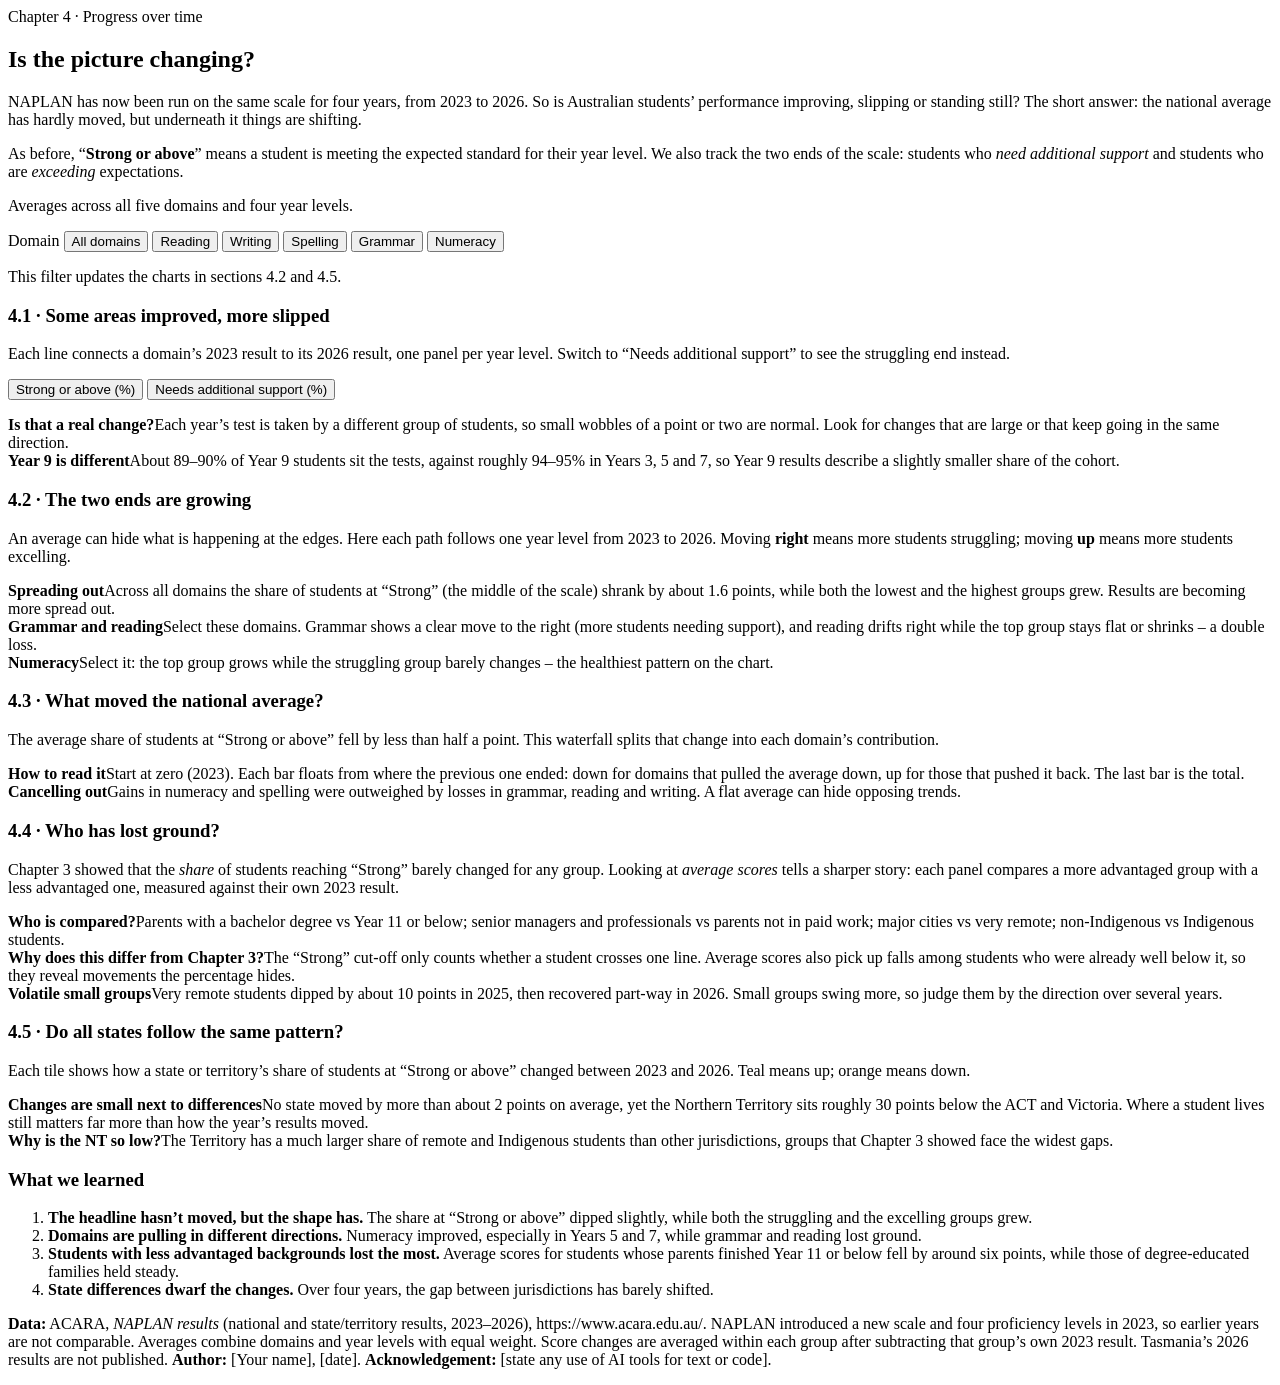
<file: chapter-4/chapter-4-section.html>
<!-- ============ CHAPTER 4: IS THE PICTURE CHANGING? ============
 Paste inside <body> of index.html, after Chapter 3.
 <head> needs:  <link rel="stylesheet" href="chapter-4/css/chapter4.css">
 Before </body>: vega@5, vega-lite@5, vega-embed@6 (once for the whole site, already added for chapter 3) and
                 <script src="chapter-4/js/chapter4.js"></script>
-->
<section id="chapter-4">
  <p class="c4-kicker">Chapter 4 · Progress over time</p>
  <h2>Is the picture changing?</h2>
  <p class="c4-lead">NAPLAN has now been run on the same scale for four years, from 2023 to 2026. So is Australian students’ performance improving, slipping or standing still? The short answer: the national average has hardly moved, but underneath it things are shifting.</p>
  <p>As before, “<strong>Strong or above</strong>” means a student is meeting the expected standard for their year level. We also track the two ends of the scale: students who <em>need additional support</em> and students who are <em>exceeding</em> expectations.</p>

  <div class="c4-glance" id="c4-glance" aria-label="National averages, 2023 compared with 2026"></div>
  <p class="c4-sources" style="margin-top:.6rem">Averages across all five domains and four year levels.</p>

  <div class="c4-controls" role="group" aria-label="Domain filter">
    <div class="c4-control-group"><span class="c4-control-label">Domain</span>
      <button data-c4-control="pdomain" data-value="All" aria-pressed="true">All domains</button>
      <button data-c4-control="pdomain" data-value="Reading" aria-pressed="false">Reading</button>
      <button data-c4-control="pdomain" data-value="Writing" aria-pressed="false">Writing</button>
      <button data-c4-control="pdomain" data-value="Spelling" aria-pressed="false">Spelling</button>
      <button data-c4-control="pdomain" data-value="Grammar and punctuation" aria-pressed="false">Grammar</button>
      <button data-c4-control="pdomain" data-value="Numeracy" aria-pressed="false">Numeracy</button></div>
    <p class="c4-controls-note">This filter updates the charts in sections 4.2 and 4.5.</p>
  </div>

  <!-- 4.1 -->
  <div class="c4-section">
    <h3>4.1 · Some areas improved, more slipped</h3>
    <p>Each line connects a domain’s 2023 result to its 2026 result, one panel per year level. Switch to “Needs additional support” to see the struggling end instead.</p>
    <div class="c4-grid">
      <div class="c4-chart">
        <div class="c4-measure" role="group" aria-label="Measure">
          <button data-c4-control="metric" data-value="strongPlus" aria-pressed="true">Strong or above (%)</button>
          <button data-c4-control="metric" data-value="needs" aria-pressed="false">Needs additional support (%)</button>
        </div>
        <div id="c4-slope"></div><p class="c4-caption" id="c4-cap-slope"></p>
      </div>
      <aside class="c4-aside">
        <div class="c4-note"><b>Is that a real change?</b>Each year’s test is taken by a different group of students, so small wobbles of a point or two are normal. Look for changes that are large or that keep going in the same direction.</div>
        <div class="c4-note"><b>Year 9 is different</b>About 89–90% of Year 9 students sit the tests, against roughly 94–95% in Years 3, 5 and 7, so Year 9 results describe a slightly smaller share of the cohort.</div>
      </aside>
    </div>
  </div>

  <!-- 4.2 -->
  <div class="c4-section">
    <h3>4.2 · The two ends are growing</h3>
    <p>An average can hide what is happening at the edges. Here each path follows one year level from 2023 to 2026. Moving <strong>right</strong> means more students struggling; moving <strong>up</strong> means more students excelling.</p>
    <div class="c4-grid">
      <div class="c4-chart"><div id="c4-scatter"></div><p class="c4-caption" id="c4-cap-scatter"></p></div>
      <aside class="c4-aside">
        <div class="c4-note"><b>Spreading out</b>Across all domains the share of students at “Strong” (the middle of the scale) shrank by about 1.6 points, while both the lowest and the highest groups grew. Results are becoming more spread out.</div>
        <div class="c4-note"><b>Grammar and reading</b>Select these domains. Grammar shows a clear move to the right (more students needing support), and reading drifts right while the top group stays flat or shrinks – a double loss.</div>
        <div class="c4-note"><b>Numeracy</b>Select it: the top group grows while the struggling group barely changes – the healthiest pattern on the chart.</div>
      </aside>
    </div>
  </div>

  <!-- 4.3 -->
  <div class="c4-section">
    <h3>4.3 · What moved the national average?</h3>
    <p>The average share of students at “Strong or above” fell by less than half a point. This waterfall splits that change into each domain’s contribution.</p>
    <div class="c4-grid">
      <div class="c4-chart"><div id="c4-waterfall"></div><p class="c4-caption" id="c4-cap-waterfall"></p></div>
      <aside class="c4-aside">
        <div class="c4-note"><b>How to read it</b>Start at zero (2023). Each bar floats from where the previous one ended: down for domains that pulled the average down, up for those that pushed it back. The last bar is the total.</div>
        <div class="c4-note"><b>Cancelling out</b>Gains in numeracy and spelling were outweighed by losses in grammar, reading and writing. A flat average can hide opposing trends.</div>
      </aside>
    </div>
  </div>

  <!-- 4.4 -->
  <div class="c4-section">
    <h3>4.4 · Who has lost ground?</h3>
    <p>Chapter 3 showed that the <em>share</em> of students reaching “Strong” barely changed for any group. Looking at <em>average scores</em> tells a sharper story: each panel compares a more advantaged group with a less advantaged one, measured against their own 2023 result.</p>
    <div class="c4-grid">
      <div class="c4-chart"><div id="c4-bands"></div><p class="c4-caption" id="c4-cap-bands"></p></div>
      <aside class="c4-aside">
        <div class="c4-note"><b>Who is compared?</b>Parents with a bachelor degree vs Year 11 or below; senior managers and professionals vs parents not in paid work; major cities vs very remote; non-Indigenous vs Indigenous students.</div>
        <div class="c4-note"><b>Why does this differ from Chapter 3?</b>The “Strong” cut-off only counts whether a student crosses one line. Average scores also pick up falls among students who were already well below it, so they reveal movements the percentage hides.</div>
        <div class="c4-note"><b>Volatile small groups</b>Very remote students dipped by about 10 points in 2025, then recovered part-way in 2026. Small groups swing more, so judge them by the direction over several years.</div>
      </aside>
    </div>
  </div>

  <!-- 4.5 -->
  <div class="c4-section" style="border-bottom:0">
    <h3>4.5 · Do all states follow the same pattern?</h3>
    <p>Each tile shows how a state or territory’s share of students at “Strong or above” changed between 2023 and 2026. Teal means up; orange means down.</p>
    <div class="c4-grid">
      <div class="c4-chart"><div id="c4-tiles"></div><p class="c4-caption" id="c4-cap-tiles"></p></div>
      <aside class="c4-aside">
        <div class="c4-note"><b>Changes are small next to differences</b>No state moved by more than about 2 points on average, yet the Northern Territory sits roughly 30 points below the ACT and Victoria. Where a student lives still matters far more than how the year’s results moved.</div>
        <div class="c4-note"><b>Why is the NT so low?</b>The Territory has a much larger share of remote and Indigenous students than other jurisdictions, groups that Chapter 3 showed face the widest gaps.</div>
      </aside>
    </div>
  </div>

  <div class="c4-takeaways">
    <h3>What we learned</h3>
    <ol>
      <li><strong>The headline hasn’t moved, but the shape has.</strong> The share at “Strong or above” dipped slightly, while both the struggling and the excelling groups grew.</li>
      <li><strong>Domains are pulling in different directions.</strong> Numeracy improved, especially in Years 5 and 7, while grammar and reading lost ground.</li>
      <li><strong>Students with less advantaged backgrounds lost the most.</strong> Average scores for students whose parents finished Year 11 or below fell by around six points, while those of degree-educated families held steady.</li>
      <li><strong>State differences dwarf the changes.</strong> Over four years, the gap between jurisdictions has barely shifted.</li>
    </ol>
  </div>

  <p class="c4-sources"><strong>Data:</strong> ACARA, <em>NAPLAN results</em> (national and state/territory results, 2023–2026), https://www.acara.edu.au/. NAPLAN introduced a new scale and four proficiency levels in 2023, so earlier years are not comparable. Averages combine domains and year levels with equal weight. Score changes are averaged within each group after subtracting that group’s own 2023 result. Tasmania’s 2026 results are not published. <strong>Author:</strong> [Your name], [date]. <strong>Acknowledgement:</strong> [state any use of AI tools for text or code].</p>
</section>
</file>
<file: css/fonts.css>
/* Self-hosted fonts (no internet needed) */
@font-face { font-family: "Fraunces"; font-weight: 600; font-style: normal; font-display: swap; src: url("../fonts/fraunces-latin-600-normal.woff2") format("woff2"); }
@font-face { font-family: "Fraunces"; font-weight: 700; font-style: normal; font-display: swap; src: url("../fonts/fraunces-latin-700-normal.woff2") format("woff2"); }
@font-face { font-family: "Inter"; font-weight: 400; font-style: normal; font-display: swap; src: url("../fonts/inter-latin-400-normal.woff2") format("woff2"); }
@font-face { font-family: "Inter"; font-weight: 500; font-style: normal; font-display: swap; src: url("../fonts/inter-latin-500-normal.woff2") format("woff2"); }
@font-face { font-family: "Inter"; font-weight: 600; font-style: normal; font-display: swap; src: url("../fonts/inter-latin-600-normal.woff2") format("woff2"); }
</file>
<file: css/global.css>
:root {
  --ink: #14213d;
  --ink-soft: #4a5568;
  --paper: #f7f3ec;
  --card: #ffffff;
  --line: #e4ddd0;
  --teal: #1f6f8b;
  --teal-soft: #e3f0f4;
  --coral: #f0745a;
  --good: #1b8a5a;
  --bad: #c2410c;

  --font-display: "Fraunces", Georgia, serif;
  --font-body: "Inter", system-ui, -apple-system, "Segoe UI", sans-serif;
}

*, *::before, *::after { box-sizing: border-box; }

html { scroll-behavior: smooth; }

body {
  margin: 0;
  background: var(--paper);
  color: var(--ink);
  font-family: var(--font-body);
  line-height: 1.55;
  -webkit-font-smoothing: antialiased;
}

.chapter {
  max-width: 1080px;
  margin: 0 auto;
  padding: 72px 24px;
}

.chapter-head { max-width: 680px; margin-bottom: 32px; }

.eyebrow {
  margin: 0 0 8px;
  font-size: 0.78rem;
  font-weight: 600;
  letter-spacing: 0.12em;
  text-transform: uppercase;
  color: var(--teal);
}

.chapter h2 {
  margin: 0 0 14px;
  font-family: var(--font-display);
  font-size: clamp(1.9rem, 4vw, 2.7rem);
  line-height: 1.15;
}

.lede { margin: 0; font-size: 1.08rem; color: var(--ink-soft); }

/* vega-tooltip theme */
#vg-tooltip-element.vg-tooltip {
  font-family: var(--font-body);
  font-size: 13px;
  border-radius: 8px;
  border: none;
  padding: 10px 12px;
  box-shadow: 0 8px 24px rgba(20, 33, 61, 0.18);
}

/* Text marks inside charts (value labels etc.) must not swallow hover/click:
   the tooltip and click handlers belong to the shape underneath. */
.vega-embed svg text { pointer-events: none; }

.concl-close {
  text-align: center;
}
</file>
<file: css/components.css>
/* ---------- Card ---------- */
.chapter .card {
  background: var(--card);
  border: 1px solid var(--line);
  border-radius: 20px;
  padding: 28px;
  box-shadow: 0 1px 2px rgba(20, 33, 61, 0.04), 0 12px 32px rgba(20, 33, 61, 0.05);
}

/* ---------- Controls ---------- */
.chapter .controls {
  display: grid;
  grid-template-columns: 1.1fr 1fr 1.5fr;
  gap: 28px;
  padding-bottom: 24px;
  margin-bottom: 28px;
  border-bottom: 1px solid var(--line);
}

.chapter .control-label {
  display: flex; align-items: center; justify-content: space-between;
  margin-bottom: 10px;
  font-size: 0.74rem; font-weight: 600;
  letter-spacing: 0.1em; text-transform: uppercase;
  color: var(--ink-soft);
}

.chapter .play {
  border: 1px solid var(--line); background: #fff; color: var(--teal);
  border-radius: 999px; padding: 2px 10px;
  font: inherit; font-size: 0.72rem; letter-spacing: 0.04em; text-transform: none;
  cursor: pointer;
}
.chapter .play:hover { background: var(--teal-soft); }

/* Year slider */
.chapter input[type="range"] {
  -webkit-appearance: none; appearance: none;
  width: 100%; height: 6px; margin: 10px 0 0;
  border-radius: 999px; background: var(--line); outline: none;
}
.chapter input[type="range"]::-webkit-slider-thumb {
  -webkit-appearance: none; appearance: none;
  width: 22px; height: 22px; border-radius: 50%;
  background: var(--teal); border: 4px solid #fff;
  box-shadow: 0 0 0 1px var(--teal), 0 2px 6px rgba(0,0,0,.2);
  cursor: grab;
}
.chapter input[type="range"]::-moz-range-thumb {
  width: 14px; height: 14px; border-radius: 50%;
  background: var(--teal); border: 4px solid #fff;
  box-shadow: 0 0 0 1px var(--teal), 0 2px 6px rgba(0,0,0,.2);
  cursor: grab;
}
.chapter input[type="range"]:focus-visible { box-shadow: 0 0 0 3px var(--teal-soft); }

.chapter .year-ticks {
  display: flex; justify-content: space-between;
  margin: 6px -4px 0;
}
.chapter .year-ticks button {
  border: 0; background: none; padding: 2px 4px; cursor: pointer;
  font: inherit; font-size: 0.85rem; color: var(--ink-soft);
}
.chapter .year-ticks button.active { color: var(--teal); font-weight: 600; }

/* Chips */
.chapter .chips { display: flex; flex-wrap: wrap; gap: 6px; }
.chapter .chip {
  border: 1px solid var(--line); background: #fff; color: var(--ink);
  border-radius: 999px; padding: 5px 12px;
  font: inherit; font-size: 0.84rem; cursor: pointer;
  transition: background .15s, color .15s, border-color .15s;
}
.chapter .chip:hover { border-color: var(--teal); }
.chapter .chip.active { background: var(--teal); border-color: var(--teal); color: #fff; }
.chapter .chip:focus-visible, .chapter .play:focus-visible,
.chapter .year-ticks button:focus-visible { outline: 2px solid var(--teal); outline-offset: 2px; }

/* ---------- Viz layout ---------- */
.chapter .viz {
  display: grid;
  grid-template-columns: minmax(260px, 1fr) minmax(300px, 420px);
  gap: 40px;
  align-items: start;
}

/* Stat panel */
.chapter .stat-context {
  margin: 0 0 4px; font-size: 0.8rem; font-weight: 600;
  letter-spacing: 0.08em; text-transform: uppercase; color: var(--teal);
}
.chapter .stat-number {
  margin: 0; font-family: var(--font-display); font-weight: 700;
  font-size: clamp(4rem, 9vw, 6rem); line-height: 1; color: var(--ink);
}
.chapter .stat-number small { font-size: 0.45em; margin-left: 4px; color: var(--ink-soft); }
.chapter .stat-label { margin: 6px 0 14px; color: var(--ink-soft); }

.chapter .delta {
  display: inline-flex; align-items: center; gap: 6px;
  margin: 0 0 14px; padding: 4px 12px; border-radius: 999px;
  font-size: 0.88rem; font-weight: 600;
  background: #eef0f3; color: var(--ink-soft);
}
.chapter .delta.up   { background: #e2f4ec; color: var(--good); }
.chapter .delta.down { background: #fdebe1; color: var(--bad); }
.chapter .delta span { font-weight: 400; opacity: .85; }

.chapter .sentence { margin: 0 0 22px; max-width: 46ch; min-height: 4.7em; color: var(--ink); }

.chapter .mini { padding-top: 16px; border-top: 1px dashed var(--line); }
.chapter .mini-title {
  margin: 0 0 4px; font-size: 0.72rem; font-weight: 600;
  letter-spacing: 0.1em; text-transform: uppercase; color: var(--ink-soft);
}
.chapter #trend { width: 100%; }

/* Waffle */
.chapter .waffle-wrap { padding-top: 8px; display: flex; flex-direction: column; align-items: center; gap: 14px; }
.chapter #waffle { line-height: 0; }
.chapter #waffle rect { transition: opacity .15s; }
.chapter .legend { display: flex; gap: 20px; font-size: 0.86rem; color: var(--ink-soft); }
.chapter .dot {
  display: inline-block; width: 12px; height: 12px; margin-right: 6px;
  border-radius: 3px; vertical-align: -1px;
}
.chapter .dot-in  { background: var(--teal); }
.chapter .dot-out { background: var(--coral); }

.chapter .footnote { margin: 22px 0 0; font-size: 0.78rem; color: var(--ink-soft); min-height: 1.2em; }
.chapter .hint { margin: 18px 4px 0; font-size: 0.92rem; color: var(--ink-soft); }

/* ---------- Map section ---------- */
.chapter .section-divider { height: 1px; background: var(--line); margin: 32px 0; }
.chapter .map-section {
  display: grid;
  grid-template-columns: minmax(260px, 1fr) minmax(300px, 420px);
  gap: 40px; align-items: start;
}
.chapter .eyebrow-sm {
  margin: 0 0 6px; font-size: 0.74rem; font-weight: 600;
  letter-spacing: 0.1em; text-transform: uppercase; color: var(--teal);
}
.chapter .map-text h3 {
  margin: 0 0 14px; font-family: var(--font-display);
  font-size: clamp(1.4rem, 2.6vw, 1.8rem); line-height: 1.2;
}
.chapter .seg {
  display: inline-flex; margin: 0 0 16px; padding: 3px;
  background: #eef0f3; border-radius: 999px;
}
.chapter .seg button {
  border: 0; background: transparent; color: var(--ink-soft);
  border-radius: 999px; padding: 6px 14px;
  font: inherit; font-size: 0.84rem; font-weight: 500; cursor: pointer;
  transition: background .15s, color .15s;
}
.chapter .seg button.active { background: #fff; color: var(--ink); box-shadow: 0 1px 3px rgba(20,33,61,.18); }
.chapter .seg button:focus-visible { outline: 2px solid var(--teal); outline-offset: 2px; }
.chapter .map-insight { margin: 0 0 14px; max-width: 48ch; }
.chapter .map-callout {
  margin: 0 0 14px; padding: 12px 14px; max-width: 48ch;
  background: #fdf1ec; border-left: 4px solid var(--coral);
  border-radius: 0 10px 10px 0; font-size: 0.9rem;
}
.chapter .map-selected { margin: 0 0 8px; font-size: 0.9rem; color: var(--ink-soft); }
.chapter .map-selected a { color: var(--teal); }
.chapter .clear-btn {
  margin-bottom: 14px; border: 1px solid var(--line); background: #fff; color: var(--ink);
  border-radius: 999px; padding: 4px 12px; font: inherit; font-size: 0.82rem; cursor: pointer;
}
.chapter .clear-btn:hover { border-color: var(--teal); }
.chapter .clear-btn[hidden], .chapter .map-callout[hidden] { display: none; }
.chapter .map-note { margin: 4px 0 0; max-width: 48ch; font-size: 0.8rem; color: var(--ink-soft); }
.chapter .map-wrap { display: flex; flex-direction: column; align-items: center; gap: 14px; }
.chapter .map-legend {
  display: flex; flex-wrap: wrap; justify-content: center; gap: 6px 14px;
  font-size: 0.78rem; color: var(--ink-soft);
}
.chapter .map-legend-title { font-weight: 600; letter-spacing: 0.06em; text-transform: uppercase; font-size: 0.7rem; }
.chapter .map-legend-item i {
  display: inline-block; width: 14px; height: 14px; margin-right: 5px;
  border-radius: 3px; border: 1px solid rgba(20,33,61,.18); vertical-align: -3px;
}
.chapter #map { line-height: 0; }
.chapter #map svg { overflow: visible; }

/* ---------- Background (groups) section ---------- */
.chapter .groups-head { max-width: 680px; margin-bottom: 18px; }
.chapter .groups-head h3 {
  margin: 0 0 14px; font-family: var(--font-display);
  font-size: clamp(1.4rem, 2.6vw, 1.8rem); line-height: 1.2;
}
.chapter .callout-teal { background: var(--teal-soft); border-left-color: var(--teal); margin-bottom: 0; }
.chapter .groups-legend {
  display: flex; flex-wrap: wrap; gap: 8px 20px; align-items: center;
  margin: 0 0 14px; font-size: 0.8rem; color: var(--ink-soft);
}
.chapter .lg { display: inline-flex; align-items: center; gap: 5px; }
.chapter .lg-dot {
  display: inline-block; width: 11px; height: 11px; border-radius: 50%;
  border: 2px solid transparent;
}
.chapter .lg-dot.hollow { background: #fff; }
.chapter .lg-dot.sz1 { width: 7px; height: 7px; background: var(--ink-soft); }
.chapter .lg-dot.sz2 { width: 12px; height: 12px; background: var(--ink-soft); }
.chapter .lg-dot.sz3 { width: 18px; height: 18px; background: var(--ink-soft); }
.chapter .lg-line { display: inline-block; width: 22px; border-top: 2px dashed var(--ink); opacity: .6; }
.chapter .groups-scroll { overflow-x: auto; padding-bottom: 6px; }
.chapter #groups-chart { line-height: 0; }

/* ---------- Responsive ---------- */
@media (max-width: 900px) {
  .chapter .controls { grid-template-columns: 1fr; gap: 20px; }
  .chapter .viz, .chapter .map-section { grid-template-columns: 1fr; gap: 28px; }
  .chapter .map-wrap { order: -1; }
  .chapter .waffle-wrap { order: -1; }
}

/* Let grid columns shrink below their chart's current width (needed for resize) */
.chapter .viz > *, .chapter .map-section > *, .chapter .controls > * { min-width: 0; }

.chapter #groups-note { max-width: 92ch; }

/* ---- shared by all chapters: ⓘ tooltips, state/subject pickers, full-width two-column note ---- */
/* ⓘ tooltips */
.chapter .tip{position:relative;display:inline-block;vertical-align:middle;margin-left:4px;text-transform:none;letter-spacing:0;font-weight:400}
.chapter .info{all:unset;cursor:pointer;font-size:15px;line-height:1;color:#1f6f8b;border-radius:50%;padding:3px}
.chapter .info:focus-visible{outline:2px solid #14213d;outline-offset:1px}
.chapter .tip-pop{position:absolute;z-index:20;left:-8px;top:calc(100% + 6px);width:min(300px,78vw);background:#14213d;color:#fff;font-size:13px;line-height:1.45;padding:10px 12px;border-radius:8px;box-shadow:0 6px 18px rgba(0,0,0,.2);text-align:left}
.chapter .tip-pop[hidden]{display:none}
.chapter .state-pick{display:flex;flex-wrap:wrap;align-items:center;gap:8px 12px;margin-top:10px;font-size:14px}
.chapter .state-pick select{font:inherit;padding:6px 10px;border:1px solid #cfc7b5;border-radius:8px;background:#fff;color:#14213d}
.chapter .showing{font-size:14px;color:#4a5568;margin:6px 0 0}
.chapter .state-pick .showing{margin:0}
.chapter .footnote.sources a{color:inherit}
.chapter .tip-pop b{color:#fff}

/* full-width note under the big picture, two columns (one sentence each, short lines) */
.chapter .wide-note { margin-top: 24px; }
.chapter .wide-note .two-col { display: grid; grid-template-columns: 1fr 1fr; gap: 8px 36px; }
.chapter .wide-note .two-col p { margin: 0; }
@media (max-width: 700px) { .chapter .wide-note .two-col { grid-template-columns: 1fr; } }
.chapter .map-title { margin: 2px 0 8px; font-size: 1.02rem; line-height: 1.35; color: var(--ink); font-weight: 500; max-width: 40ch; }
.chapter .map-title strong { color: #9c3a1f; }
.chapter .tip-pop a{color:#9fd3e6}
</file>
<file: chapter-0/css/chapter-0.css>
/* Chapter 0 · before the results. Generic components (card, chips, context notes...) come from css/components.css. */
#chapter-0 .scene h3 { margin: 0 0 12px; font-family: var(--font-display); font-size: clamp(1.4rem, 2.6vw, 1.8rem); line-height: 1.2; }
#chapter-0 .scene-head { max-width: 760px; margin-bottom: 16px; }

#chapter-0 .c0-grid { display: grid; grid-template-columns: minmax(280px, 1fr) minmax(280px, 1fr); gap: 44px; align-items: start; }
#chapter-0 .c0-grid-wide { grid-template-columns: minmax(0, 1.6fr) minmax(260px, 1fr); gap: 40px; }
#chapter-0 .c0-grid > * { min-width: 0; }

/* big caption above the waffle */
#chapter-0 .c0-caption { margin: 0 0 14px; font-size: 1.12rem; line-height: 1.45; max-width: 44ch; color: var(--ink); min-height: 4.4em; }
#chapter-0 .c0-caption strong { font-family: var(--font-display); font-size: 1.35em; }

#chapter-0 .waffle-box { width: 100%; max-width: 360px; aspect-ratio: 1 / 1; }
#chapter-0 #c0-waffle, #chapter-0 #c0-waffle .vega-embed { width: 100%; height: 100%; }

/* two-level key: took part (counted / no result) and did not take part (absent / withdrawn) */
#chapter-0 .hier { display: flex; flex-wrap: wrap; gap: 8px 22px; margin-top: 14px; max-width: 420px; }
#chapter-0 .hier-group { display: flex; flex-direction: column; gap: 3px; padding-left: 10px; border-left: 3px solid var(--line); font-size: 0.84rem; color: var(--ink-soft); }
#chapter-0 .hier-title { font-size: 0.7rem; font-weight: 700; letter-spacing: .08em; text-transform: uppercase; color: var(--ink); }
#chapter-0 .hier b { color: var(--ink); }
#chapter-0 .lg { display: inline-flex; align-items: center; }
#chapter-0 .lg-sq { display: inline-block; width: 12px; height: 12px; margin-right: 6px; border-radius: 3px; }
#chapter-0 .lg-dash { display: inline-block; width: 22px; margin-right: 6px; border-top: 2px dashed var(--ink); }
#chapter-0 .div-legend { display: flex; flex-wrap: wrap; gap: 6px 18px; margin: 0 0 8px; font-size: 0.82rem; color: var(--ink-soft); }
#chapter-0 .div-legend[hidden], #chapter-0 .lg[hidden] { display: none; }

/* state picker */
#chapter-0 .pick-head { display: flex; align-items: center; justify-content: space-between; gap: 10px; min-height: 34px; }
#chapter-0 .tile-box { width: 100%; max-width: 400px; aspect-ratio: 1 / 1.12; }
#chapter-0 #c0-tiles, #chapter-0 #c0-tiles .vega-embed { width: 100%; height: 100%; }
#chapter-0 .tile-note { max-width: 400px; margin-top: 6px; }
#chapter-0 .vega-embed summary { display: none; }
#chapter-0 .chart-wrap, #chapter-0 .chart-wrap > div, #chapter-0 .chart-wrap .vega-embed { width: 100%; }
#chapter-0 .chart-wrap > div { line-height: 0; }

/* context annotations: information that is not in the data itself */
#chapter-0 .context {
  margin: 14px 0 0; padding: 13px 16px; background: var(--teal-soft); border-left: 4px solid var(--teal);
  border-radius: 0 12px 12px 0; font-size: 0.88rem; line-height: 1.5; color: var(--ink);
}
#chapter-0 .context[hidden] { display: none; }
#chapter-0 .context .ctx-label { display: block; margin-bottom: 4px; font-size: 0.7rem; font-weight: 700; letter-spacing: .1em; text-transform: uppercase; color: var(--teal); }
#chapter-0 .context .ctx-source { display: block; margin-top: 8px; font-size: 0.76rem; color: var(--ink-soft); }
#chapter-0 .context a { color: var(--teal); }
#chapter-0 .context.warm { background: #fdf1ec; border-left-color: var(--coral); }
#chapter-0 .context.warm .ctx-label { color: #c2410c; }
#chapter-0 .labels-key { margin-top: 26px; max-width: 920px; }
#chapter-0 .events { margin: 0; padding-left: 0; list-style: none; }
#chapter-0 .events li { margin: 0 0 4px; }
#chapter-0 .events b { display: inline-block; min-width: 2.6em; color: var(--ink); }

#chapter-0 .takeaway { max-width: 760px; }
#chapter-0 .takeaway p:last-child { margin: 0; font-family: var(--font-display); font-size: clamp(1.15rem, 2vw, 1.4rem); line-height: 1.45; color: var(--ink); }

@media (max-width: 900px) {
  #chapter-0 .c0-grid, #chapter-0 .c0-grid-wide { grid-template-columns: 1fr; gap: 28px; }
  #chapter-0 .c0-caption { min-height: 0; }
}

#chapter-0 .context p { margin: 0 0 8px; }
#chapter-0 .context p:last-of-type { margin-bottom: 0; }

/* ⓘ tooltips */
#chapter-0 .tip{position:relative;display:inline-block;vertical-align:middle;margin-left:4px;text-transform:none;letter-spacing:0;font-weight:400}
#chapter-0 .info{all:unset;cursor:pointer;font-size:15px;line-height:1;color:#1f6f8b;border-radius:50%;padding:3px}
#chapter-0 .info:focus-visible{outline:2px solid #14213d;outline-offset:1px}
#chapter-0 .tip-pop{position:absolute;z-index:20;left:-8px;top:calc(100% + 6px);width:min(300px,78vw);background:#14213d;color:#fff;font-size:13px;line-height:1.45;padding:10px 12px;border-radius:8px;box-shadow:0 6px 18px rgba(0,0,0,.2);text-align:left}
#chapter-0 .tip-pop[hidden]{display:none}
#chapter-0 .state-pick{display:flex;flex-wrap:wrap;align-items:center;gap:8px 12px;margin-top:10px;font-size:14px}
#chapter-0 .state-pick select{font:inherit;padding:6px 10px;border:1px solid #cfc7b5;border-radius:8px;background:#fff;color:#14213d}
#chapter-0 .showing{font-size:14px;color:#4a5568;margin:6px 0 0}
#chapter-0 .state-pick .showing{margin:0}
#chapter-0 .footnote.sources a{color:inherit}
#chapter-0 .tip-pop b{color:#fff}

/* full-width note under the big picture, two columns (one sentence each, short lines) */
#chapter-0 .wide-note { margin-top: 24px; }
#chapter-0 .wide-note .two-col { display: grid; grid-template-columns: 1fr 1fr; gap: 8px 36px; }
#chapter-0 .wide-note .two-col p { margin: 0; }
@media (max-width: 700px) { #chapter-0 .wide-note .two-col { grid-template-columns: 1fr; } }
#chapter-0 .map-title { margin: 2px 0 8px; font-size: 1.02rem; line-height: 1.35; color: var(--ink); font-weight: 500; max-width: 40ch; }
#chapter-0 .map-title strong { color: #9c3a1f; }
</file>
<file: chapter-1/css/chapter-1.css>
/* Chapter 1 · overall performance. Generic components (card, chips, context notes, ⓘ tips) come from css/components.css. */
#chapter-1 .scene h3 { margin: 0 0 12px; font-family: var(--font-display); font-size: clamp(1.4rem, 2.6vw, 1.8rem); line-height: 1.2; }
#chapter-1 .scene-head { max-width: 1000px; margin-bottom: 14px; }
#chapter-1 .scene-head .map-insight { margin: 0 0 8px; max-width: 62ch; font-size: 1.05rem; }
#chapter-1 .c1-legend-block { display: flex; flex-direction: column; align-items: center; gap: 6px; margin: 8px 0 4px; }
#chapter-1 .c1-legend-title { margin: 0; font-size: 0.72rem; font-weight: 700; letter-spacing: .1em; text-transform: uppercase; color: var(--teal); }
#chapter-1 .c1-legend-block .div-legend { justify-content: center; margin: 0; }
#chapter-1 .c1-click { margin: 6px 0 4px; }
#chapter-1 .c1-snapshot { margin: 0 0 6px; }
#chapter-1 .c1-rel { position: relative; }
#chapter-1 .c1-newscale { position: absolute; margin: 0; }

#chapter-1 .c1-grid { display: grid; grid-template-columns: minmax(250px, 0.9fr) minmax(0, 1.5fr); gap: 36px; align-items: start; }
#chapter-1 .c1-grid-wide { grid-template-columns: minmax(0, 1.6fr) minmax(260px, 1fr); gap: 40px; }
#chapter-1 .c1-grid > * { min-width: 0; }

#chapter-1 .chart-wrap, #chapter-1 .chart-wrap > div, #chapter-1 .chart-wrap .vega-embed { width: 100%; }
#chapter-1 .chart-wrap > div { line-height: 0; }
#chapter-1 .vega-embed summary { display: none; }

#chapter-1 .context {
  margin: 14px 0 0; padding: 13px 16px; background: var(--teal-soft); border-left: 4px solid var(--teal);
  border-radius: 0 12px 12px 0; font-size: 0.88rem; line-height: 1.5; color: var(--ink);
}
#chapter-1 .context[hidden] { display: none; }
#chapter-1 .context .ctx-label { display: block; margin-bottom: 4px; font-size: 0.7rem; font-weight: 700; letter-spacing: .1em; text-transform: uppercase; color: var(--teal); }
#chapter-1 .context .ctx-source { display: block; margin-top: 8px; font-size: 0.76rem; color: var(--ink-soft); }
#chapter-1 .context a { color: var(--teal); }
#chapter-1 .context p { margin: 0 0 8px; }
#chapter-1 .context p:last-of-type { margin-bottom: 0; }

#chapter-1 .takeaway { max-width: 760px; }
#chapter-1 .takeaway p:last-child { margin: 0; font-family: var(--font-display); font-size: clamp(1.15rem, 2vw, 1.4rem); line-height: 1.45; color: var(--ink); }

@media (max-width: 900px) {
  #chapter-1 .c1-grid, #chapter-1 .c1-grid-wide { grid-template-columns: 1fr; gap: 24px; }
}

#chapter-1 .div-legend { display: flex; flex-wrap: wrap; align-items: center; gap: 6px 16px; margin: 4px 0 6px; font-size: 0.82rem; color: var(--ink-soft); }
#chapter-1 .lg { display: inline-flex; align-items: center; }
#chapter-1 .lg-sq { display: inline-block; width: 12px; height: 12px; margin-right: 6px; border-radius: 3px; }

#chapter-1 .c1-two { display: grid; grid-template-columns: minmax(0, 1fr) minmax(0, 1fr); gap: 36px; align-items: start; margin-top: 4px; }
#chapter-1 .c1-two > * { min-width: 0; }
#chapter-1 .c1-panel-title { margin: 0 0 4px; font-size: 0.72rem; font-weight: 700; letter-spacing: .1em; text-transform: uppercase; color: var(--teal); }
#chapter-1 .c1-grid-even { grid-template-columns: 1fr 1fr; margin-top: 18px; }
@media (max-width: 900px) { #chapter-1 .c1-two, #chapter-1 .c1-grid-even { grid-template-columns: 1fr; gap: 22px; } }
@media (max-width: 900px) { #chapter-1 .c1-two-heat { grid-template-columns: 1fr; } }

/* section 2: two equal panels, each with label (what) > takeaway (so what) > hint > chart */
#chapter-1 .c1-panels { display: grid; grid-template-columns: 1fr 1fr; gap: 40px; align-items: start; }
#chapter-1 .c1-panels > * { min-width: 0; }
#chapter-1 .c1-panel-takeaway { margin: 0 0 4px; font-size: 1.05rem; font-weight: 600; line-height: 1.35; color: var(--ink); min-height: 2.7em; }
#chapter-1 .c1-panel-hint { margin: 0 0 12px; font-size: 0.82rem; line-height: 1.4; color: var(--ink-soft); min-height: 1.4em; }
#chapter-1 .c1-legend-bottom { justify-content: center; margin: 8px 0 0; gap: 6px 9px; font-size: 0.76rem; }
#chapter-1 .c1-legend-bottom .lg-sq { margin-right: 4px; width: 11px; height: 11px; }
@media (min-width: 901px) { #chapter-1 .c1-legend-bottom { flex-wrap: nowrap; white-space: nowrap; } }
@media (max-width: 900px) { #chapter-1 .c1-panels { grid-template-columns: 1fr; gap: 28px; } #chapter-1 .c1-panel-takeaway, #chapter-1 .c1-panel-hint { min-height: 0; } }

/* the title of a full-width note is centred across the whole box */
#chapter-1 .wide-note > .ctx-label { text-align: center; margin-bottom: 8px; }

/* section 3: dots in the legend, and legends that sit above the charts */
#chapter-1 .lg-dot { display: inline-block; width: 11px; height: 11px; margin-right: 4px; border-radius: 50%; background: #4a5568; box-sizing: border-box; }
#chapter-1 .lg-hollow { background: #fff; border: 2px solid #4a5568; }
#chapter-1 .c1-legend-top { margin: 0 0 4px; }
#chapter-1 .wide-note .two-col > div p { margin: 0 0 8px; }
#chapter-1 .wide-note .two-col > div p:last-child { margin-bottom: 0; }
@media (min-width: 901px) { #chapter-1 .c1-panels-zoom .c1-panel-takeaway { min-height: 4.1em; } }
</file>
<file: chapter-2/css/chapter-2.css>
/* Chapter 2 · geographic differences. Generic components (card, chips, ⓘ tips, wide-note) come from css/components.css. */
#chapter-2 .scene h3 { margin: 0 0 12px; font-family: var(--font-display); font-size: clamp(1.4rem, 2.6vw, 1.8rem); line-height: 1.2; }
#chapter-2 .scene-head { max-width: 1000px; margin-bottom: 14px; }
#chapter-2 .scene-lede { margin: 0 0 10px; color: var(--ink); max-width: 70ch; font-size: 1.05rem; font-weight: 600; line-height: 1.4; }

/* map */
#chapter-2 .map2-grid { display: grid; grid-template-columns: minmax(240px, 0.8fr) minmax(340px, 1.45fr); gap: 32px; align-items: start; }
#chapter-2 .map2-grid > *, #chapter-2 .c2-panels > * { min-width: 0; }
#chapter-2 .map2-box { width: 100%; height: 640px; }
#chapter-2 #c2-carto, #chapter-2 #c2-carto .vega-embed, #chapter-2 #c2-sup, #chapter-2 #c2-sup .vega-embed, #chapter-2 #c2-sym, #chapter-2 #c2-sym .vega-embed { width: 100%; height: 100%; }
#chapter-2 #c2-carto svg, #chapter-2 #c2-carto canvas, #chapter-2 #c2-sup svg, #chapter-2 #c2-sup canvas, #chapter-2 #c2-sym svg, #chapter-2 #c2-sym canvas { max-width: 100%; }
#chapter-2 .map-insight { font-size: 1.05rem; font-weight: 600; line-height: 1.4; max-width: 44ch; }

/* charts that size themselves to their container */
#chapter-2 .chart-wrap, #chapter-2 .chart-wrap > div, #chapter-2 .chart-wrap .vega-embed { width: 100%; }
#chapter-2 .chart-wrap > div { line-height: 0; }
#chapter-2 .vega-embed summary { display: none; }

/* scene 3: two equal panels, each with label > takeaway > hint > chart */
#chapter-2 .c2-panels { display: grid; grid-template-columns: 1fr 1fr; gap: 40px; align-items: start; }
#chapter-2 .c2-panel-title { margin: 0 0 4px; font-size: 0.72rem; font-weight: 700; letter-spacing: .1em; text-transform: uppercase; color: var(--teal); }
#chapter-2 .c2-panel-takeaway { margin: 0 0 4px; font-size: 1.05rem; font-weight: 600; line-height: 1.35; color: var(--ink); min-height: 4.1em; }
#chapter-2 .c2-panel-hint { margin: 0 0 12px; font-size: 0.82rem; line-height: 1.4; color: var(--ink-soft); min-height: 2.8em; }
#chapter-2 .ladder-legend, #chapter-2 .c2-legend { display: flex; flex-wrap: wrap; justify-content: center; gap: 6px 16px; margin: 8px 0 0; font-size: 0.8rem; color: var(--ink-soft); }
#chapter-2 .lg { display: inline-flex; align-items: center; }
#chapter-2 .lg-sq { display: inline-block; width: 12px; height: 12px; margin-right: 6px; border-radius: 50%; }
#chapter-2 .lg-dash { display: inline-block; width: 16px; height: 12px; margin-right: 6px; border: 1.5px dashed var(--ink); border-radius: 2px; box-sizing: border-box; }

/* blue notes */
#chapter-2 .context {
  margin: 18px 0 0; padding: 13px 16px; background: var(--teal-soft); border-left: 4px solid var(--teal);
  border-radius: 0 12px 12px 0; font-size: 0.88rem; line-height: 1.5; color: var(--ink);
}
#chapter-2 .context .ctx-label { display: block; margin-bottom: 8px; text-align: center; font-size: 0.7rem; font-weight: 700; letter-spacing: .1em; text-transform: uppercase; color: var(--teal); }
#chapter-2 .context .ctx-source { display: block; margin-top: 8px; font-size: 0.76rem; color: var(--ink-soft); }
#chapter-2 .context a { color: var(--teal); }
#chapter-2 .context p { margin: 0 0 8px; }
#chapter-2 .context p:last-child { margin-bottom: 0; }
#chapter-2 .wide-note .two-col > div p { margin: 0 0 8px; }
#chapter-2 .wide-note .two-col > div p:last-child { margin-bottom: 0; }

#chapter-2 .takeaway { max-width: 760px; }
#chapter-2 .takeaway p:last-child { margin: 0; font-family: var(--font-display); font-size: clamp(1.15rem, 2vw, 1.4rem); line-height: 1.45; color: var(--ink); }

@media (max-width: 900px) {
  #chapter-2 .map2-grid, #chapter-2 .c2-panels { grid-template-columns: 1fr; gap: 24px; }
  #chapter-2 .map2-box { height: auto; aspect-ratio: 1 / 1.05; }
  #chapter-2 .c2-panel-takeaway, #chapter-2 .c2-panel-hint { min-height: 0; }
}

/* map legends (HTML, so they wrap on phones) */
#chapter-2 .map2-right { min-width: 0; }
#chapter-2 .c2-map-legend { margin-top: 4px; }
#chapter-2 .lg-ring { display: inline-block; width: 12px; height: 12px; margin-right: 6px; border-radius: 50%; background: #c8c3b8; border: 1px solid #9aa3b2; box-sizing: border-box; }
#chapter-2 .lg-dashring { display: inline-block; width: 12px; height: 12px; margin-right: 6px; border-radius: 50%; background: #fff; border: 1.5px dashed #9aa3b2; box-sizing: border-box; }
#chapter-2 .c2-legend-title { margin: 8px 0 0; text-align: center; font-size: 0.78rem; font-weight: 600; color: var(--ink-soft); }
#chapter-2 .c2-map-legend .lg-sq, #chapter-2 .c2-legend .lg-sq { border-radius: 3px; }
#chapter-2 .c2-map-legend { margin-top: 4px; gap: 6px 12px; font-size: 0.76rem; }
#chapter-2 .lg-hollow { display: inline-block; width: 12px; height: 12px; margin-right: 6px; border-radius: 50%; border: 2px solid #4a5568; background: #fff; box-sizing: border-box; }
#chapter-2 .lg-dot { display: inline-block; width: 12px; height: 12px; margin-right: 6px; border-radius: 50%; background: #4a5568; }
#chapter-2 .scene-head .seg { margin: 4px 0 12px; }
@media (max-width: 600px) { #chapter-2 .scene-head .seg button { padding: 6px 9px; font-size: 0.78rem; } }
#chapter-2 .c2-guide { margin: 0; max-width: 78ch; font-size: 0.84rem; line-height: 1.5; color: var(--ink-soft); }
#chapter-2 .c2-guide strong { color: var(--ink); }
#chapter-2 .c2-click-hint { margin: 6px 0 0; text-align: center; font-size: 0.8rem; color: var(--ink-soft); }
#chapter-2 .scene-head .scene-lede { margin-bottom: 8px; }
#chapter-2 .c2-controls { display: flex; flex-wrap: wrap; align-items: center; gap: 8px 16px; margin: 4px 0 12px; }
#chapter-2 .c2-controls .seg { margin: 0; }
#chapter-2 .c2-toggle { font-size: 0.84rem; }
#chapter-2 .c2-strip-grid { display: grid; grid-template-columns: minmax(0, 1fr); gap: 0 16px; }
#chapter-2 .c2-strip-grid.with-bars { grid-template-columns: minmax(0, 1fr) 250px; }
#chapter-2 .c2-bars-wrap[hidden] { display: none; }
@media (max-width: 600px) { #chapter-2 .c2-toggle { display: none; } #chapter-2 .map2-box { height: auto; } }

#chapter-2 .c2-strip-grid > * { min-width: 0; }
#chapter-2 #c2-strip, #chapter-2 #c2-bars { width: 100%; display: block; }
#chapter-2 #c2-strip.vega-embed, #chapter-2 #c2-bars.vega-embed { width: 100%; }

#chapter-2 .c2-cap { margin: 0 0 6px; font-size: 0.7rem; font-weight: 700; letter-spacing: .1em; text-transform: uppercase; color: var(--teal); }

#chapter-2 .c2-key-row { display: flex; align-items: center; justify-content: center; gap: 10px; margin: 6px 0 2px; font-size: 0.8rem; color: var(--ink-soft); }
#chapter-2 .c2-key-row span { max-width: 46ch; }
#chapter-2 .c2-key { flex: none; }

#chapter-2 .c2-maptabs { position: relative; width: 100%; }
#chapter-2 .c2-mp { width: 100%; min-width: 0; }
#chapter-2 .c2-mp:not(.on) { position: absolute; top: 0; left: 0; visibility: hidden; pointer-events: none; }
#chapter-2 .c2-switch { margin-left: 6px; padding: 0; border: 0; background: none; font: inherit; font-weight: 600; color: var(--teal); cursor: pointer; text-decoration: underline; text-underline-offset: 3px; }
#chapter-2 .c2-switch:focus-visible { outline: 2px solid var(--teal); outline-offset: 2px; }
#chapter-2 .c2-mp .c2-cap { margin-top: 6px; }
#chapter-2 .c2-mt { margin: 0 0 8px; font-family: var(--font-display); font-size: clamp(1.15rem, 2.1vw, 1.45rem); line-height: 1.25; font-weight: 600; color: var(--ink); }
#chapter-2 .c2-guide { margin: 0 0 12px; max-width: 78ch; font-size: 0.86rem; line-height: 1.5; color: var(--ink-soft); }
#chapter-2 .c2-guide strong { color: var(--ink); }
</file>
<file: chapter-3/css/chapter-3.css>
/* Chapter 3 · student background. Generic components (card, chips, seg tabs, ⓘ tips, wide-note) come from css/components.css. */
#chapter-3 .scene h3 { margin: 0 0 12px; font-family: var(--font-display); font-size: clamp(1.4rem, 2.6vw, 1.8rem); line-height: 1.2; }
#chapter-3 .scene-head { max-width: 1000px; margin-bottom: 14px; }
#chapter-3 .scene-lede { margin: 0 0 8px; color: var(--ink); max-width: 70ch; font-size: 1.05rem; font-weight: 600; line-height: 1.4; }
#chapter-3 .c3-cap { margin: 0 0 6px; font-size: 0.7rem; font-weight: 700; letter-spacing: .1em; text-transform: uppercase; color: var(--teal); }
#chapter-3 .c3-guide { margin: 0; max-width: 78ch; font-size: 0.84rem; line-height: 1.5; color: var(--ink-soft); }
#chapter-3 .c3-guide strong { color: var(--ink); }
#chapter-3 .c3-foot { margin: 10px auto 0; max-width: 78ch; font-size: 0.82rem; line-height: 1.5; color: var(--ink-soft); text-align: center; }
#chapter-3 .c3-controls { display: flex; flex-wrap: wrap; align-items: center; gap: 8px 16px; margin: 4px 0 12px; }
#chapter-3 .c3-controls .seg { margin: 0; }
#chapter-3 .scene-head .seg { margin: 4px 0 12px; }
#chapter-3 .c3-toggle { font-size: 0.84rem; }

/* charts that size themselves to their container */
#chapter-3 .chart-wrap, #chapter-3 .chart-wrap > div, #chapter-3 .chart-wrap .vega-embed { width: 100%; }
#chapter-3 .chart-wrap > div { line-height: 0; }
#chapter-3 .vega-embed summary { display: none; }

/* legends (HTML, so they wrap on phones) */
#chapter-3 .c3-legend { display: flex; flex-wrap: wrap; justify-content: center; gap: 6px 18px; margin: 10px 0 0; font-size: 0.8rem; color: var(--ink-soft); }
#chapter-3 .lg { display: inline-flex; align-items: center; }
#chapter-3 .lg-sq { display: inline-block; width: 12px; height: 12px; margin-right: 6px; border-radius: 50%; }
#chapter-3 .lg-hollow { display: inline-block; width: 12px; height: 12px; margin-right: 6px; border-radius: 50%; border: 2px solid #4a5568; background: #fff; box-sizing: border-box; }

/* blue notes */
#chapter-3 .context { margin: 18px 0 0; padding: 13px 16px; background: var(--teal-soft); border-left: 4px solid var(--teal); border-radius: 0 12px 12px 0; font-size: 0.88rem; line-height: 1.5; color: var(--ink); }
#chapter-3 .context .ctx-label { display: block; margin-bottom: 8px; text-align: center; font-size: 0.7rem; font-weight: 700; letter-spacing: .1em; text-transform: uppercase; color: var(--teal); }
#chapter-3 .context .ctx-source { display: block; margin-top: 8px; font-size: 0.76rem; color: var(--ink-soft); }
#chapter-3 .context a { color: var(--teal); }
#chapter-3 .context p { margin: 0 0 8px; }
#chapter-3 .context p:last-child { margin-bottom: 0; }
#chapter-3 .wide-note .two-col > div p { margin: 0 0 8px; }
#chapter-3 .wide-note .two-col > div p:last-child { margin-bottom: 0; }

#chapter-3 .takeaway { max-width: 760px; }
#chapter-3 .takeaway p:last-child { margin: 0; font-family: var(--font-display); font-size: clamp(1.15rem, 2vw, 1.4rem); line-height: 1.45; color: var(--ink); }
@media (max-width: 600px) { #chapter-3 .scene-head .seg button { padding: 6px 9px; font-size: 0.78rem; } #chapter-3 .c3-toggle { font-size: 0.8rem; } }
#chapter-3 .scene-head .showing { margin: 2px 0 8px; }
#chapter-3 .lg-tick { display: inline-block; width: 3px; height: 14px; margin-right: 8px; background: #14213d; }
#chapter-3 .scene-head .chips { margin: 8px 0 8px; }
#chapter-3 .c3-scale { display: flex; align-items: center; justify-content: center; gap: 10px; margin: 10px 0 0; font-size: 0.8rem; color: var(--ink-soft); }
#chapter-3 .c3-bar { display: inline-block; width: 160px; height: 10px; border-radius: 5px; background: linear-gradient(90deg, #fdf1ea, #f0745a, #8f2a0a); }
#chapter-3 .scene-head .seg + .scene-lede, #chapter-3 .scene-head .chips + .seg { margin-top: 4px; }
#chapter-3 .context:empty { display: none; }
@media (max-width: 600px) { #chapter-3 .c3-cap { position: relative; } #chapter-3 .c3-cap .tip { position: static; } #chapter-3 .c3-cap .tip-pop { left: 0; right: 0; width: auto; } }
</file>
<file: chapter-4/css/chapter4.css>
/* Chapter 4 – Is the picture changing?  Scoped to #chapter-4 so it won't clash with other chapters.
   Typeface is inherited from the page; override the variables below to match your global theme. */
#chapter-4 {
  --c4-ink: #1f2a37;  --c4-muted: #6b7280;  --c4-line: #e5e7eb;  --c4-bg-soft: #f8f5f1;
  --c4-ind: #d1572a;  --c4-non: #1f5f8b;    --c4-accent: #1b7f79;
  max-width: 1080px; margin: 0 auto; padding: 4rem 1.25rem 3rem; color: var(--c4-ink); line-height: 1.6;
}
#chapter-4 .c4-kicker { font-size: .8rem; letter-spacing: .12em; text-transform: uppercase; color: var(--c4-ind); font-weight: 700; margin: 0 0 .4rem; }
#chapter-4 h2 { font-size: clamp(1.9rem, 4vw, 2.6rem); line-height: 1.15; margin: 0 0 1rem; }
#chapter-4 h3 { font-size: 1.45rem; line-height: 1.25; margin: 0 0 .6rem; }
#chapter-4 .c4-lead { font-size: 1.15rem; max-width: 62ch; margin: 0 0 1.5rem; }
#chapter-4 p { max-width: 64ch; }

/* sticky filter bar */
#chapter-4 .c4-controls { position: sticky; top: 0; z-index: 20; background: rgba(255,255,255,.96); backdrop-filter: blur(6px);
  border-bottom: 1px solid var(--c4-line); padding: .7rem 0; margin: 1.5rem 0 0; display: flex; flex-wrap: wrap; gap: .6rem 2rem; align-items: center; }
#chapter-4 .c4-control-group { display: flex; flex-wrap: wrap; align-items: center; gap: .35rem; }
#chapter-4 .c4-control-label { font-size: .78rem; text-transform: uppercase; letter-spacing: .08em; color: var(--c4-muted); font-weight: 700; margin-right: .25rem; }
#chapter-4 .c4-controls button, #chapter-4 .c4-measure button {
  font: inherit; font-size: .88rem; padding: .3rem .75rem; border: 1px solid #cbd5e1; background: #fff; color: var(--c4-ink);
  border-radius: 999px; cursor: pointer; transition: background .15s, color .15s; }
#chapter-4 .c4-controls button:hover, #chapter-4 .c4-measure button:hover { background: #f1f5f9; }
#chapter-4 button[aria-pressed="true"] { background: var(--c4-ink); color: #fff; border-color: var(--c4-ink); }
#chapter-4 .c4-controls-note { font-size: .8rem; color: var(--c4-muted); flex-basis: 100%; margin: 0; }

/* sections */
#chapter-4 .c4-section { padding: 3.5rem 0 1rem; border-bottom: 1px solid var(--c4-line); }
#chapter-4 .c4-grid { display: grid; grid-template-columns: minmax(0, 1fr) 280px; gap: 2rem; align-items: start; margin-top: 1.25rem; }
#chapter-4 .c4-chart { min-width: 0; }
#chapter-4 .c4-chart .vega-embed { width: 100%; }
#chapter-4 .c4-caption { margin: .75rem 0 0; padding-left: .9rem; border-left: 3px solid var(--c4-accent); font-size: .98rem; }
#chapter-4 .c4-aside { display: flex; flex-direction: column; gap: 1rem; }
#chapter-4 .c4-note { background: var(--c4-bg-soft); border-radius: 8px; padding: .9rem 1rem; font-size: .9rem; line-height: 1.5; }
#chapter-4 .c4-note b { display: block; font-size: .72rem; text-transform: uppercase; letter-spacing: .09em; color: var(--c4-ind); margin-bottom: .25rem; }
#chapter-4 .c4-measure { display: flex; flex-wrap: wrap; gap: .35rem; margin-bottom: .5rem; }

/* trend stat cards */
#chapter-4 .c4-stats { display: grid; grid-template-columns: repeat(4, 1fr); gap: .75rem; margin-top: 1rem; }
#chapter-4 .c4-stat { border: 1px solid var(--c4-line); border-radius: 8px; padding: .7rem .8rem; display: flex; flex-direction: column; }
#chapter-4 .c4-stat-name { font-size: .78rem; color: var(--c4-muted); font-weight: 700; text-transform: uppercase; letter-spacing: .05em; }
#chapter-4 .c4-stat-val { font-size: 1.25rem; font-weight: 700; margin: .15rem 0; }
#chapter-4 .c4-stat-chg { font-size: .85rem; color: var(--c4-muted); }

/* takeaways + sources */
#chapter-4 .c4-takeaways { background: var(--c4-ink); color: #fff; border-radius: 10px; padding: 1.6rem 1.8rem; margin: 3rem 0 1.5rem; }
#chapter-4 .c4-takeaways h3 { color: #fff; }
#chapter-4 .c4-takeaways ol { margin: .5rem 0 0; padding-left: 1.2rem; max-width: 70ch; }
#chapter-4 .c4-takeaways li { margin-bottom: .5rem; }
#chapter-4 .c4-sources { font-size: .82rem; color: var(--c4-muted); max-width: 80ch; }

@media (max-width: 960px) {
  #chapter-4 .c4-grid { grid-template-columns: 1fr; }
  #chapter-4 .c4-aside { flex-direction: row; flex-wrap: wrap; }
  #chapter-4 .c4-aside .c4-note { flex: 1 1 240px; }
  #chapter-4 .c4-stats { grid-template-columns: repeat(2, 1fr); }
}

/* chapter 4 additions */
#chapter-4 .c4-glance { display: grid; grid-template-columns: repeat(3, 1fr); gap: .9rem; margin: 1.5rem 0 0; }
#chapter-4 .c4-stat { border: 1px solid var(--c4-line); border-radius: 10px; padding: 1rem 1.1rem; display: flex; flex-direction: column; background: #fff; }
#chapter-4 .c4-stat-name { font-size: .78rem; color: var(--c4-muted); font-weight: 700; text-transform: uppercase; letter-spacing: .06em; }
#chapter-4 .c4-stat-val { font-size: 1.6rem; font-weight: 700; margin: .2rem 0; }
#chapter-4 .c4-stat-chg { font-size: .9rem; font-weight: 600; }
#chapter-4 .c4-stat-chg.good { color: var(--c4-accent); }
#chapter-4 .c4-stat-chg.bad { color: var(--c4-ind); }
#chapter-4 .c4-full { margin-top: 1.25rem; }
@media (max-width: 960px) { #chapter-4 .c4-glance { grid-template-columns: 1fr; } }
</file>
<file: css/frame.css>
/* Introduction, conclusion and footer: the frame around the four chapters */


/* ---------- title banner (top of page) ---------- */
.hero {
  background:
    radial-gradient(circle at 88% 8%, rgba(240, 116, 90, 0.32), transparent 42%),
    radial-gradient(circle at 6% 100%, rgba(31, 111, 139, 0.55), transparent 50%),
    linear-gradient(135deg, #14213d 0%, #1b2f55 100%);
  color: #fff; text-align: center;
}
.hero-inner { max-width: 1040px; margin: 0 auto; padding: 88px 24px 92px; }
.pill {
  display: inline-block; margin: 0 0 22px; padding: 6px 16px; border-radius: 999px;
  background: rgba(255, 255, 255, 0.12); border: 1px solid rgba(255, 255, 255, 0.18);
  font-size: 0.76rem; font-weight: 600; letter-spacing: 0.12em; text-transform: uppercase; color: #bfe3f0;
}
.hero h1 {
  margin: 0 0 16px; font-family: var(--font-display); font-weight: 700; color: #fff;
  font-size: clamp(2.3rem, 6vw, 4rem); line-height: 1.08; text-wrap: balance; letter-spacing: -0.01em;
}
.hero .subtitle { margin: 0 auto; max-width: 800px; text-wrap: balance; font-family: var(--font-display); font-size: clamp(1.2rem, 2.6vw, 1.7rem); line-height: 1.35; color: #f6b3a3; }

/* ---------- chapter banners ---------- */
.chapter .chapter-head {
  max-width: none; margin: 0 0 32px; padding: 48px 28px 52px; text-align: center; color: #fff;
  border-radius: 24px; position: relative; overflow: hidden;
  background:
    radial-gradient(circle at 92% 0%, rgba(240, 116, 90, 0.28), transparent 40%),
    radial-gradient(circle at 0% 100%, rgba(31, 111, 139, 0.5), transparent 48%),
    linear-gradient(135deg, #14213d 0%, #1b2f55 100%);
}
.chapter .chapter-head .eyebrow {
  display: inline-block; margin: 0 0 18px; padding: 5px 14px; border-radius: 999px;
  background: rgba(255, 255, 255, 0.12); border: 1px solid rgba(255, 255, 255, 0.18); color: #bfe3f0;
}
.chapter .chapter-head h2 { text-wrap: balance; max-width: 780px; margin: 0 auto 14px; color: #fff; }
.chapter .chapter-head .lede { text-wrap: balance; max-width: 640px; margin: 0 auto; color: #d4dcec; }

/* ---------- introduction ---------- */
#intro { padding-top: 56px; }
#intro .intro-why { display: grid; grid-template-columns: 1fr 1fr; gap: 20px; margin-bottom: 40px; }
#intro .intro-why > div { background: var(--card); border: 1px solid var(--line); border-radius: 16px; padding: 22px 26px; }
#intro .intro-why p { margin: 0 0 8px; font-size: 1.02rem; line-height: 1.6; color: var(--ink-soft); }
#intro .intro-why p:first-of-type { color: var(--ink); }
#intro .intro-why .eyebrow-sm { margin-bottom: 10px; }
#intro .intro-label { margin-bottom: 12px; }
#intro .intro-go { margin: 30px 0 0; text-align: center; font-size: 0.95rem; font-weight: 500; color: var(--teal); }

/* ---------- the short version ---------- */
.short {
  background: var(--teal-soft); border: 1px solid #c8e0e8; border-left: 6px solid var(--teal); border-radius: 16px;
  padding: 24px 28px 22px;
}
.short .eyebrow-sm { margin-bottom: 14px; }
.short-cols { display: grid; grid-template-columns: 1fr 1fr; gap: 20px 40px; }
.short-cols h4 { margin: 0 0 6px; font-family: var(--font-display); font-size: 1.15rem; line-height: 1.25; color: var(--ink); }
.short-cols p { margin: 0; font-size: 0.98rem; line-height: 1.55; color: var(--ink); }
.short-next { margin: 18px 0 0; padding-top: 14px; border-top: 1px solid #c8e0e8; font-size: 0.92rem; font-weight: 600; color: var(--teal); }

#intro { padding-bottom: 24px; }

#intro .intro-stats { display: grid; grid-template-columns: repeat(3, 1fr); gap: 16px; margin-bottom: 36px; }
#intro .stat {
  background: var(--card); border: 1px solid var(--line); border-radius: 16px; padding: 20px 22px;
  box-shadow: 0 1px 2px rgba(20, 33, 61, 0.04), 0 10px 26px rgba(20, 33, 61, 0.05);
}
#intro .stat-num { margin: 0 0 6px; font-family: var(--font-display); font-weight: 700; font-size: clamp(1.9rem, 3.6vw, 2.5rem); line-height: 1.1; color: var(--ink); }
#intro .stat:nth-child(1) .stat-num { color: var(--teal); }
#intro .stat:nth-child(3) .stat-num { color: var(--bad); }
#intro .stat-txt { margin: 0; font-size: 0.95rem; line-height: 1.45; color: var(--ink-soft); }

#intro .intro-path ol { margin: 0; padding: 0; list-style: none; counter-reset: q -1; display: grid; grid-template-columns: repeat(4, 1fr); gap: 16px; }
#intro .intro-path li { counter-increment: q; border-top: 2px solid var(--ink); padding-top: 10px; font-size: 0.95rem; line-height: 1.45; color: var(--ink-soft); }
#intro .intro-path li::before {
  content: "Chapter " counter(q, decimal) ; display: block; margin-bottom: 4px;
  font-size: 0.72rem; font-weight: 600; letter-spacing: 0.1em; text-transform: uppercase; color: var(--teal);
}
#intro .intro-path li strong { display: block; margin-bottom: 2px; color: var(--ink); }
#intro .intro-note { margin-top: 22px; }

/* ---------- conclusion ---------- */
#conclusion .card { max-width: 1032px; }
#conclusion .concl-list { list-style: none; margin: 0 0 28px; padding: 0; display: grid; grid-template-columns: repeat(3, 1fr); gap: 28px; }
#conclusion .concl-list li { display: block; }
#conclusion .concl-n {
  display: inline-grid; place-items: center; width: 34px; height: 34px; border-radius: 50%;
  background: var(--ink); color: #fff; font-weight: 600; margin-bottom: 12px;
}
#conclusion .concl-list h3 { margin: 0 0 8px; font-family: var(--font-display); font-size: 1.3rem; line-height: 1.25; }
#conclusion .concl-list p { margin: 0; font-size: 0.98rem; line-height: 1.55; color: var(--ink-soft); }
#conclusion .concl-limits {
  background: var(--teal-soft); border-radius: 14px; padding: 18px 22px; margin-bottom: 28px;
}
#conclusion .concl-limits .ctx-label { display: block; margin-bottom: 8px; font-size: 0.74rem; font-weight: 600; letter-spacing: 0.1em; text-transform: uppercase; color: var(--teal); }
#conclusion .concl-limits ul { margin: 0; padding-left: 18px; font-size: 0.95rem; line-height: 1.55; color: var(--ink); }
#conclusion .concl-limits li { margin-bottom: 4px; }
#conclusion .concl-close { margin: 0; max-width: 900px; font-family: var(--font-display); font-size: clamp(1.25rem, 2.4vw, 1.7rem); line-height: 1.35; }

/* ---------- footer ---------- */
#colophon { background: var(--ink); color: #d8deea; margin-top: 24px; }
#colophon .colophon-inner {
  max-width: 1080px; margin: 0 auto; padding: 56px 24px 64px;
  display: grid; grid-template-columns: 1fr 1fr; gap: 40px 48px; align-items: start;
}
#colophon h2 { margin: 0 0 10px; font-size: 0.74rem; font-weight: 600; letter-spacing: 0.12em; text-transform: uppercase; color: #9fd3e6; }
#colophon p, #colophon li { font-size: 0.88rem; line-height: 1.55; }
#colophon p { margin: 0 0 8px; }
#colophon ul { margin: 0 0 20px; padding-left: 18px; }
#colophon li { margin-bottom: 6px; }
#colophon a { color: #fff; text-decoration-color: rgba(255, 255, 255, 0.4); text-underline-offset: 2px; }
#colophon a:hover { text-decoration-color: #fff; }
#colophon strong { color: #fff; }
#colophon code { font-size: 0.82rem; background: rgba(255, 255, 255, 0.1); padding: 1px 5px; border-radius: 4px; }
#colophon .col-cited { grid-row: span 2; }

@media (max-width: 900px) {
  #intro .intro-why { grid-template-columns: 1fr; }
  #intro .intro-path ol { grid-template-columns: 1fr 1fr; }
  #conclusion .concl-list { grid-template-columns: 1fr; gap: 22px; }
}
@media (max-width: 700px) {
  .hero-inner { padding: 60px 20px 64px; }
  .chapter .chapter-head { padding: 36px 20px 40px; border-radius: 20px; }
  .chapter .chapter-head h2 { font-size: 1.6rem; }
  .short { padding: 20px 20px 18px; }
  .short-cols { grid-template-columns: 1fr; gap: 16px; }
  #intro .intro-stats { grid-template-columns: 1fr; }
  #colophon .colophon-inner { grid-template-columns: 1fr; padding: 44px 24px 52px; }
  #colophon .col-cited { grid-row: auto; }
}
@media (max-width: 480px) { #intro .intro-path ol { grid-template-columns: 1fr; } }
</file>
